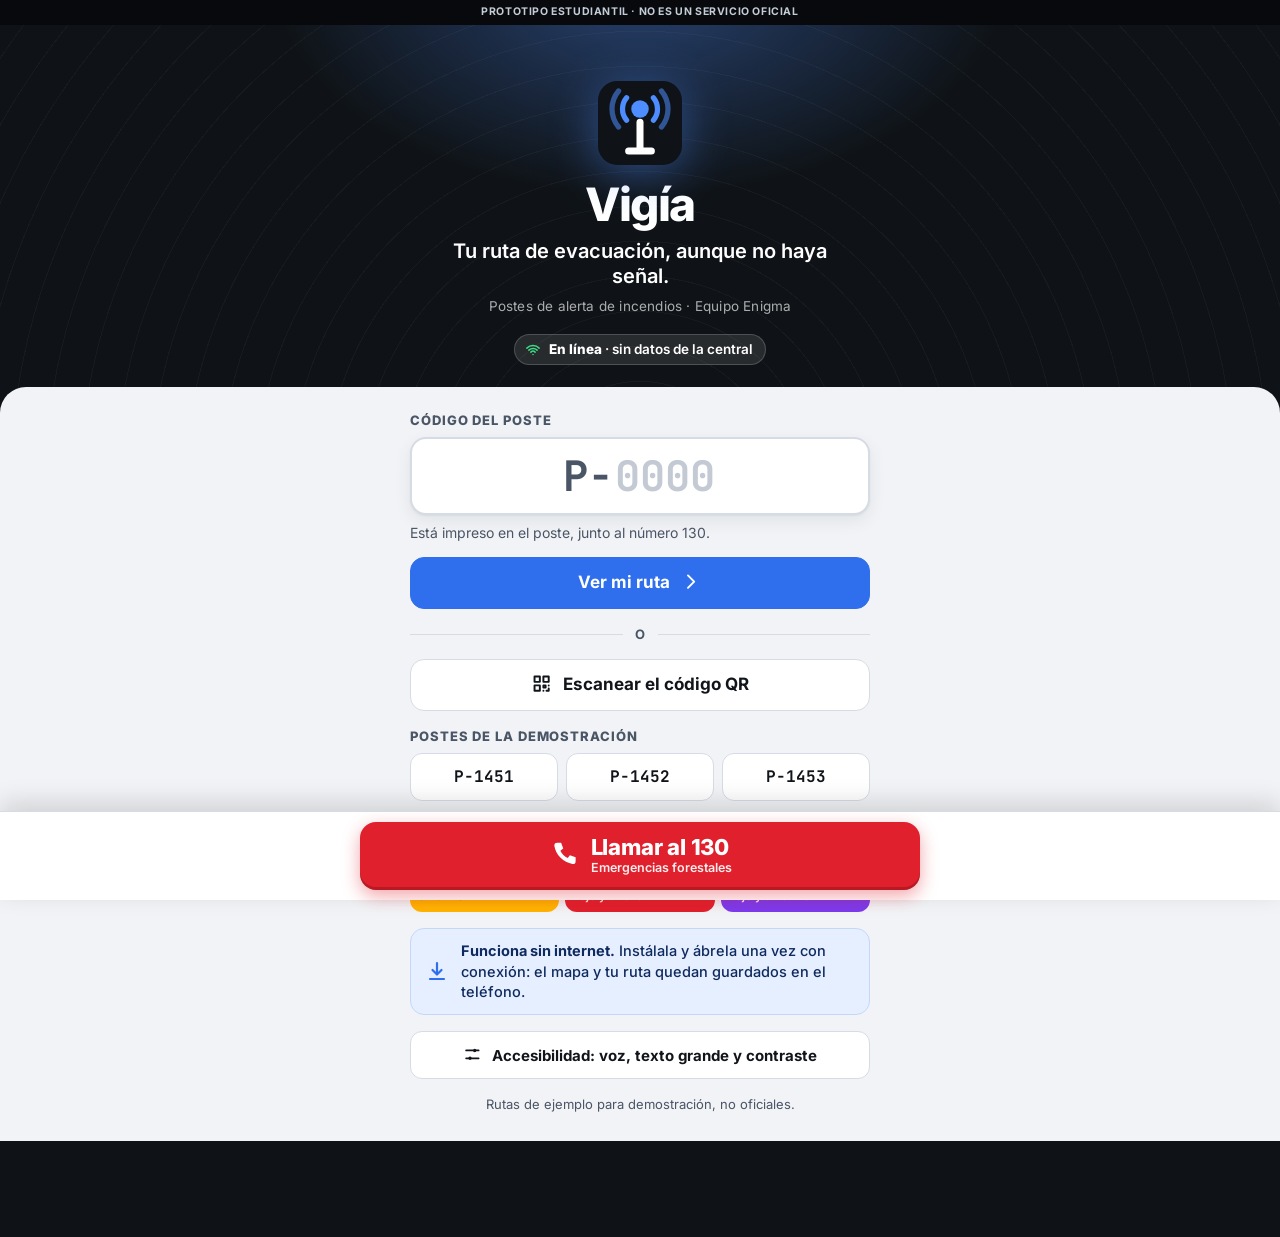
<file: index.html>
<!doctype html>
<html lang="es-CL">
<head>
<meta charset="utf-8">
<meta name="viewport" content="width=device-width, initial-scale=1, viewport-fit=cover">
<title>Vigía · Postes de Alerta</title>
<meta name="description" content="Tu ruta de evacuación y el estado de los postes de alerta de incendios. Funciona sin conexión.">
<meta name="theme-color" content="#0f1317">
<link rel="manifest" href="manifest.webmanifest">
<link rel="icon" href="icons/logo.svg" type="image/svg+xml">
<link rel="apple-touch-icon" href="icons/icon-192.png">
<link rel="preload" href="fonts/inter-latin-wght-normal.woff2" as="font" type="font/woff2" crossorigin>
<link rel="stylesheet" href="css/estilo.css">
</head>
<body class="vecino" data-tema="claro">

<div class="banda-proto">Prototipo estudiantil · no es un servicio oficial</div>
<div id="banda-sim" class="banda-sim" hidden><span>Simulación · datos de demostración</span></div>

<!-- Portada -->
<section id="entrada" class="portada" hidden>
  <div class="portada-cima">
    <span id="logo-portada"></span>
    <h1>Vigía</h1>
    <p class="lema">Tu ruta de evacuación, aunque no haya señal.</p>
    <p class="sublema">Postes de alerta de incendios · Equipo Enigma</p>
    <span id="pastilla-portada" class="pastilla" role="status" aria-live="polite"></span>
  </div>
  <div class="portada-hoja">
    <form id="form-codigo" autocomplete="off" novalidate>
      <label class="etiqueta" for="codigo">Código del poste</label>
      <div class="campo-codigo">
        <span aria-hidden="true">P-</span>
        <input id="codigo" inputmode="numeric" pattern="[0-9]*" maxlength="4" placeholder="0000" aria-label="Código del poste: cuatro números después de P guion" aria-describedby="ayuda-codigo">
      </div>
      <p id="ayuda-codigo" class="ayuda">Está impreso en el poste, junto al número 130.</p>
      <p id="error-codigo" class="error" role="alert" hidden></p>
      <button class="btn btn-primario btn-bloque" type="submit" style="margin-top:14px"><span>Ver mi ruta</span><span id="ico-entrar"></span></button>
    </form>
    <div class="separador">o</div>
    <div class="pila">
      <button id="btn-qr" class="btn btn-bloque" type="button"><span id="ico-qr"></span>Escanear el código QR</button>
      <div id="zona-qr" class="pila" hidden>
        <video id="camara" playsinline muted></video>
        <p id="estado-qr" class="sub">Apunta la cámara al código QR del poste.</p>
        <button id="btn-qr-cerrar" class="btn btn-chico" type="button">Cerrar cámara</button>
      </div>
    </div>
    <div>
      <span class="etiqueta">Postes de la demostración</span>
      <div id="lista-postes" class="demo-postes"></div>
    </div>
    <div>
      <span class="etiqueta">Los tres niveles de alerta</span>
      <ul id="niveles-mini" class="niveles-mini"></ul>
    </div>
    <p class="nota-offline"><span id="ico-offline"></span><span><strong>Funciona sin internet.</strong> Instálala y ábrela una vez con conexión: el mapa y tu ruta quedan guardados en el teléfono.</span></p>
    <button id="btn-ajustes2" class="btn btn-chico btn-bloque" type="button"><span id="ico-ajustes2"></span>Accesibilidad: voz, texto grande y contraste</button>
    <p class="nota">Rutas de ejemplo para demostración, no oficiales.</p>
  </div>
</section>

<!-- Pantalla del poste -->
<section id="poste" hidden>
  <header class="barra">
    <span class="marca"><span id="logo-barra"></span><b>Vigía</b></span>
    <span class="barra-der">
      <button id="btn-ajustes" class="btn-icono" type="button" aria-label="Accesibilidad: voz, texto grande y contraste"><span id="ico-ajustes"></span></button>
      <button id="btn-cambiar" class="chip-poste" type="button" aria-label="Cambiar de poste">
        <span><small>ESTÁS EN EL POSTE</small><b id="p-codigo">P-0000</b></span><span id="ico-cambiar"></span>
      </button>
    </span>
  </header>
  <div class="tira-con"><span id="pastilla" class="pastilla" role="status" aria-live="polite"></span></div>

  <div id="p-estado" class="heroe" data-e="x" role="status" aria-live="assertive"></div>

  <main class="contenido">
    <p id="p-aviso" class="aviso" hidden></p>
    <div class="col col-mapa">
      <div class="tarjeta mapa-caja">
        <div class="mapa-cab"><h2 id="mapa-titulo">Mapa del sector</h2></div>
        <svg id="mapa" class="mapa" role="img" aria-label="Mapa esquemático del sector con la ruta de evacuación"></svg>
        <div id="leyenda" class="leyenda"></div>
      </div>
    </div>
    <div class="col">
      <div class="tarjeta" id="p-ruta"></div>
      <div class="tarjeta" id="p-reporte">
        <h2 id="reporte-titulo">Avisar a la central</h2>
        <p class="sub">Un toque envía el aviso con el código de este poste. No reemplaza la llamada al 130.</p>
        <div class="reportes">
          <button class="btn btn-reporte" type="button" data-reporte="humo"><span data-ico="humo"></span>Veo humo</button>
          <button class="btn btn-reporte" type="button" data-reporte="fuego"><span data-ico="llama"></span>Veo fuego</button>
          <button class="btn btn-reporte btn-ancho" type="button" data-reporte="asalvo"><span data-ico="check"></span>Llegué al punto de encuentro</button>
          <button class="btn btn-reporte btn-ayuda" type="button" data-reporte="ayuda"><span data-ico="persona"></span><span>Necesito ayuda para salir<small>Para quien no puede evacuar solo. Es anónimo.</small></span></button>
        </div>
        <p id="reporte-msg" class="reporte-msg" role="status" aria-live="polite" hidden></p>
      </div>
      <div class="tarjeta" id="p-tiempo-caja" hidden>
        <h2 id="tiempo-titulo">Qué ha pasado</h2>
        <ul id="p-tiempo" class="tiempo"></ul>
      </div>
      <h2 class="titulo-seccion titulo-prep">Prepárate antes · funciona sin conexión</h2>
      <div id="p-preparacion" class="pila"></div>
      <button id="btn-ficha" class="btn btn-chico btn-bloque" type="button"><span id="ico-ficha"></span>Imprimir la ficha de mi poste</button>
      <p id="p-conexion" class="nota"></p>
      <p class="nota"><strong>Rutas de ejemplo para demostración, no oficiales.</strong><br>Proyecto universitario · Equipo Enigma</p>
    </div>
  </main>
</section>

<!-- Botón 130 fijo -->
<nav class="barra-130" aria-label="Llamada de emergencia">
  <div class="barra-130-in">
    <a id="p-llamar" class="btn-130" href="tel:130"><span id="ico-tel"></span><span><b>Llamar al 130</b><small>Emergencias forestales</small></span></a>
    <div id="p-dictar" class="dictar" hidden><small>Dicta el poste</small><b id="p-dictar-cod">P-0000</b></div>
  </div>
</nav>

<!-- Accesibilidad -->
<dialog id="dlg-ajustes" class="hoja-ajustes">
  <h2>Accesibilidad</h2>
  <div id="aj-lista" class="aj-lista"></div>
  <p id="aj-msg" class="sub" role="status"></p>
  <div class="aj-pie">
    <button id="btn-probar-voz" class="btn btn-chico" type="button">Probar la voz</button>
    <button id="btn-ajustes-cerrar" class="btn btn-chico btn-primario" type="button">Listo</button>
  </div>
</dialog>
<!-- Ficha del poste: solo se ve al imprimir -->
<section id="ficha" class="ficha" aria-hidden="true"></section>

<script src="lib/mqtt.min.js"></script>
<script src="config.js"></script>
<script src="datos.js"></script>
<script src="js/comun.js"></script>
<script src="js/ui.js"></script>
<script src="js/mapa.js"></script>
<script src="js/suscriptor.js"></script>
<script src="js/extras.js"></script>
<script src="js/vecino.js"></script>
</body>
</html>
</file>
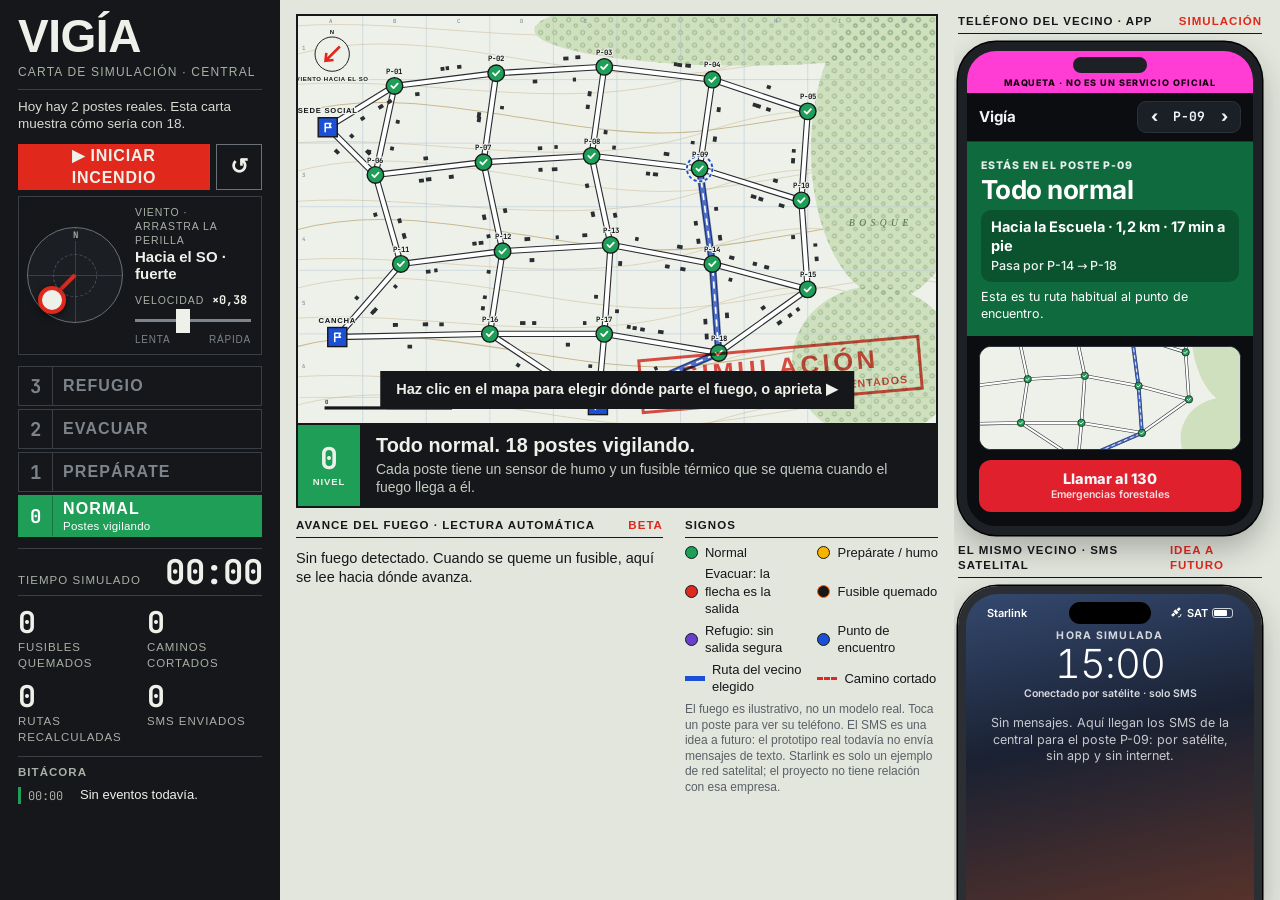
<file: demo/index.html>
<!doctype html>
<html lang="es-CL">
<head>
<meta charset="utf-8">
<meta name="viewport" content="width=device-width, initial-scale=1">
<title>Vigía · Carta de simulación</title>
<style>
/* Concepto: una carta topográfica de operaciones. La hoja (mapa) al centro, la consola de la Central
   como margen de tinta a la izquierda y el teléfono del vecino a la derecha. Esquinas rectas, sin tarjetas. */
@font-face { font-family: "JBM"; src: url("fonts/jetbrains-mono-latin-wght-normal.woff2") format("woff2"); font-weight: 100 800; font-display: swap; }
@font-face { font-family: "Inter"; src: url("fonts/inter-latin-wght-normal.woff2") format("woff2"); font-weight: 100 900; font-display: swap; }
:root {
  --papel: #eef1ea; --papel2: #e2e6dc; --tinta: #15171a; --tinta2: #5a6068; --regla: #b9c0b4;
  --verde: #1e9e57; --amarillo: #f4b400; --rojo: #e0281c; --morado: #6a3fd0; --azul: #1b4fd6; --fuego: #f26a1b;
  --rotulo: "Bahnschrift", "DIN Alternate", "Roboto Condensed", "Arial Narrow", sans-serif;
  --dato: "JBM", ui-monospace, Consolas, monospace;
  --app: "Inter", system-ui, "Segoe UI", sans-serif;
}
* { box-sizing: border-box; margin: 0; }
[hidden] { display: none !important; }
html, body { height: 100%; }
body { background: var(--papel2); color: var(--tinta); font: 15px/1.35 var(--rotulo); display: grid; grid-template-columns: 280px minmax(0, 1fr) 326px; overflow: hidden; }
button { font: inherit; color: inherit; cursor: pointer; border-radius: 0; }
button:focus-visible { outline: 3px solid var(--azul); outline-offset: 2px; }
.cond { font-stretch: 78%; letter-spacing: .09em; text-transform: uppercase; }

/* ---------- Consola de la Central (margen de tinta) ---------- */
.consola { background: var(--tinta); color: var(--papel); display: flex; flex-direction: column; min-height: 0; padding: 16px 18px 12px; gap: 11px; }
.cart b { display: block; font-size: 46px; font-weight: 700; line-height: .9; letter-spacing: -.01em; font-stretch: 80%; }
.cart span { display: block; margin-top: 7px; font-size: 12px; color: #a9b0a6; font-stretch: 78%; letter-spacing: .1em; text-transform: uppercase; }
.cart em { display: block; font-style: normal; margin-top: 8px; font-size: 13.5px; line-height: 1.3; color: #d6dbd2; border-top: 1px solid #3a3f45; padding-top: 8px; }

.mandos { display: grid; gap: 6px; }
.mandos button { background: none; border: 1.5px solid #6b7178; color: var(--papel); min-height: 38px; padding: 0 12px; font-weight: 600; font-size: 14px; font-stretch: 85%; letter-spacing: .05em; text-transform: uppercase; }
.mandos button:hover { border-color: var(--papel); }
.mandos .ppal { background: var(--rojo); border-color: var(--rojo); min-height: 46px; font-size: 16px; }
.mandos .fila { display: grid; grid-template-columns: 1fr auto; gap: 6px; }
.mandos .cuadrado { width: 46px; min-height: 46px; padding: 0; font-size: 22px; letter-spacing: 0; }
.seg { display: flex; }
.seg button { border-left-width: 0; padding: 0 10px; font-family: var(--dato); letter-spacing: 0; }
.seg button:first-child { border-left-width: 1.5px; }
.seg button.on { background: var(--papel); color: var(--tinta); border-color: var(--papel); }

.panel-viento { display: grid; grid-template-columns: 96px minmax(0, 1fr); gap: 12px; align-items: center; border: 1.5px solid #3a3f45; padding: 8px 10px 8px 8px; }
.joy { position: relative; width: 96px; height: 96px; border-radius: 50%; border: 1.5px solid #6b7178; cursor: grab; touch-action: none; user-select: none;
  background: linear-gradient(#3a3f45, #3a3f45) center / 1px 100% no-repeat, linear-gradient(#3a3f45, #3a3f45) center / 100% 1px no-repeat, #1b1e22; }
.joy:active { cursor: grabbing; }
.joy:focus-visible { outline: 3px solid #7fa6ff; outline-offset: 3px; }
.joy::after { content: ""; position: absolute; inset: 27%; border: 1px dashed #4a5058; border-radius: 50%; pointer-events: none; }
.joy-n { position: absolute; top: 1px; left: 50%; transform: translateX(-50%); font: 700 9px var(--dato); color: #a9b0a6; background: #1b1e22; padding: 0 2px; pointer-events: none; }
.joy-linea { position: absolute; left: 50%; top: 50%; height: 4px; margin-top: -2px; background: var(--rojo); transform-origin: 0 50%; pointer-events: none; }
.joy-perilla { position: absolute; width: 28px; height: 28px; margin: -14px 0 0 -14px; border-radius: 50%; background: var(--papel); border: 4px solid var(--rojo); box-shadow: 0 2px 7px rgba(0,0,0,.55); pointer-events: none; }
.ajustes .cond { display: block; font-size: 10.5px; color: #a9b0a6; }
.ajustes .cond b { font: 700 12px var(--dato); color: var(--papel); letter-spacing: 0; margin-left: 4px; }
.ajustes .valor { font-size: 15px; font-weight: 700; line-height: 1.15; margin: 1px 0 9px; min-height: 1.15em; }
#vel { -webkit-appearance: none; appearance: none; display: block; width: 100%; height: 24px; margin: 1px 0 0; background: transparent; cursor: ew-resize; border-radius: 0; }
#vel::-webkit-slider-runnable-track { height: 3px; background: #7d848b; }
#vel::-webkit-slider-thumb { -webkit-appearance: none; width: 14px; height: 24px; margin-top: -10.5px; background: var(--papel); border: 0; border-radius: 0; }
#vel::-moz-range-track { height: 3px; background: #7d848b; }
#vel::-moz-range-thumb { width: 14px; height: 24px; background: var(--papel); border: 0; border-radius: 0; }
#vel:focus-visible { outline: 3px solid #7fa6ff; outline-offset: 2px; }
.extremos { display: flex; justify-content: space-between; font-size: 10px; color: #7d848b; font-stretch: 80%; letter-spacing: .08em; text-transform: uppercase; }
@media (max-height: 760px) { .cart em { display: none; } }

.mastil { list-style: none; padding: 0; display: grid; gap: 3px; }
.mastil li { display: grid; grid-template-columns: 34px 1fr; align-items: center; border: 1.5px solid #3a3f45; color: #7d848b; min-height: 40px; transition: background .3s, color .3s; }
.mastil li b { font: 700 19px var(--dato); text-align: center; border-right: 1.5px solid #3a3f45; align-self: stretch; display: flex; align-items: center; justify-content: center; }
.mastil li span { padding: 4px 10px; font-size: 16px; font-weight: 700; font-stretch: 82%; letter-spacing: .07em; line-height: 1.1; }
.mastil li small { display: none; font-size: 11.5px; font-weight: 400; letter-spacing: .02em; font-stretch: 90%; margin-top: 2px; }
.mastil li.on { color: #fff; border-color: transparent; }
.mastil li.on b { border-color: rgba(0,0,0,.25); }
.mastil li.on small { display: block; }
.mastil li.on[data-n="0"] { background: var(--verde); }
.mastil li.on[data-n="1"] { background: var(--amarillo); color: var(--tinta); }
.mastil li.on[data-n="2"] { background: var(--rojo); }
.mastil li.on[data-n="3"] { background: var(--morado); }

.reloj { display: flex; align-items: baseline; justify-content: space-between; border-top: 1px solid #3a3f45; border-bottom: 1px solid #3a3f45; padding: 6px 0; }
.reloj span { font-size: 11.5px; color: #a9b0a6; }
.reloj b { font: 700 34px/1 var(--dato); letter-spacing: -.02em; }
.cifras { display: grid; grid-template-columns: 1fr 1fr; gap: 10px 14px; }
.cifras div { display: flex; flex-direction: column; }
.cifras dd { font: 700 30px/1 var(--dato); letter-spacing: -.02em; font-variant-numeric: tabular-nums; }
.cifras dt { font-size: 11.5px; color: #a9b0a6; margin-top: 3px; font-stretch: 80%; letter-spacing: .08em; text-transform: uppercase; }
.cifras .sube dd { animation: sube .7s; }
@keyframes sube { 0% { color: #7fa6ff; transform: translateX(6px); } 100% { transform: none; } }

.bitacora { flex: 1; min-height: 60px; display: flex; flex-direction: column; border-top: 1px solid #3a3f45; padding-top: 8px; }
.bitacora h2 { font-size: 11.5px; font-weight: 600; color: #a9b0a6; margin-bottom: 6px; }
.bitacora ul { list-style: none; padding: 0; overflow: auto; flex: 1; display: grid; gap: 5px; align-content: start; scrollbar-width: thin; scrollbar-color: #4a5058 transparent; }
.bitacora li { display: grid; grid-template-columns: 44px 1fr; gap: 8px; font-size: 13px; line-height: 1.25; border-left: 3px solid var(--c, #555); padding-left: 7px; }
.bitacora time { font: 12px var(--dato); color: #a9b0a6; padding-top: 1px; }

/* ---------- La hoja ---------- */
.hoja { display: flex; flex-direction: column; align-items: center; min-width: 0; min-height: 0; padding: 14px 16px 12px; gap: 0; }
.marco { width: min(100%, calc((100vh - 214px) * 1.5625)); }
.mapa { position: relative; width: 100%; aspect-ratio: 1000 / 640; background: var(--papel); border: 2px solid var(--tinta); cursor: crosshair; overflow: hidden; }
.mapa > canvas, .mapa > svg { position: absolute; inset: 0; width: 100%; height: 100%; display: block; }
#fuego { filter: blur(3.5px); pointer-events: none; mix-blend-mode: multiply; }
#fondo { pointer-events: none; }
.sello { position: absolute; right: 2.2%; bottom: 5%; transform: rotate(-5deg); border: 3px solid var(--rojo); color: var(--rojo); padding: 5px 12px 4px; text-align: center; font-weight: 700; font-size: clamp(15px, 2vw, 26px); font-stretch: 78%; letter-spacing: .14em; line-height: 1; mix-blend-mode: multiply; opacity: .82; pointer-events: none; }
.sello small { display: block; font-size: .42em; letter-spacing: .1em; margin-top: 4px; font-weight: 600; }
.pista { position: absolute; left: 50%; bottom: 14px; transform: translateX(-50%); background: var(--tinta); color: var(--papel); padding: 9px 16px; font-size: 14.5px; font-weight: 600; white-space: nowrap; pointer-events: none; }

.pie { display: grid; grid-template-columns: auto 1fr; background: var(--tinta); color: var(--papel); border: 2px solid var(--tinta); border-top: 0; }
.pie .nivel { width: 62px; display: flex; flex-direction: column; align-items: center; justify-content: center; font: 700 30px/1 var(--dato); transition: background .3s; }
.pie .nivel small { font: 600 9.5px var(--rotulo); letter-spacing: .1em; margin-top: 3px; }
.pie .nivel[data-n="0"] { background: var(--verde); } .pie .nivel[data-n="1"] { background: var(--amarillo); color: var(--tinta); } .pie .nivel[data-n="2"] { background: var(--rojo); }
.pie .texto { padding: 9px 16px 10px; min-height: 68px; }
.pie .texto p:first-child { font-size: clamp(17px, 1.55vw, 23px); font-weight: 700; line-height: 1.15; }
.pie .texto p + p { font-size: 14px; color: #c5cbc1; margin-top: 3px; line-height: 1.3; }

.margen { width: 100%; display: grid; grid-template-columns: minmax(0, 1.45fr) minmax(0, 1fr); gap: 0 22px; padding-top: 10px; }
.margen h2 { font-size: 11.5px; font-weight: 700; border-bottom: 1.5px solid var(--tinta); padding-bottom: 3px; margin-bottom: 6px; display: flex; justify-content: space-between; }
.margen h2 i { font-style: normal; color: var(--rojo); }
.secuencia { list-style: none; padding: 0; display: flex; flex-wrap: wrap; gap: 3px 0; font: 700 13.5px var(--dato); }
.secuencia li + li::before { content: "→"; margin: 0 7px; color: var(--rojo); }
.secuencia li small { font-weight: 400; color: var(--tinta2); }
.lectura { font-size: 14.5px; line-height: 1.35; margin-top: 5px; }
.lectura b { font-weight: 700; }
.lectura span { color: var(--tinta2); }
.signos { display: grid; grid-template-columns: 1fr 1fr; gap: 4px 12px; font-size: 13px; }
.signos span { display: flex; align-items: center; gap: 7px; }
.signos i { width: 13px; height: 13px; border-radius: 50%; flex: none; border: 1.8px solid var(--tinta); }
.signos i.s-ruta { border: 0; border-radius: 0; height: 5px; width: 20px; background: var(--azul); }
.signos i.s-corte { border: 0; border-radius: 0; height: 0; width: 20px; border-top: 3px dashed var(--rojo); }
.nota { font-size: 12px; color: var(--tinta2); margin-top: 6px; line-height: 1.3; }

/* Rótulos del mapa */
.t-cod { font: 700 11.5px var(--dato); fill: #15171a; paint-order: stroke; stroke: #eef1ea; stroke-width: 3.5px; stroke-linejoin: round; }
.t-est { font: 700 9.5px var(--rotulo); letter-spacing: .9px; fill: #15171a; paint-order: stroke; stroke: #eef1ea; stroke-width: 3px; stroke-linejoin: round; }
.t-zona { font: italic 400 15px Georgia, "Times New Roman", serif; letter-spacing: 7px; fill: #4f7545; }
.t-seg { font: 700 12px var(--rotulo); letter-spacing: 1.2px; fill: #15171a; paint-order: stroke; stroke: #eef1ea; stroke-width: 4px; stroke-linejoin: round; }
.t-grilla { font: 500 9px var(--dato); fill: #7f93a8; }
.poste { cursor: pointer; }
.flujo { stroke-dasharray: 4 10; animation: correr .7s linear infinite; }
.ruta-mov { stroke-dasharray: 9 11; animation: correr2 .8s linear infinite; }
@keyframes correr { to { stroke-dashoffset: -14; } }
@keyframes correr2 { to { stroke-dashoffset: -20; } }
.pulso { transform-box: fill-box; transform-origin: center; animation: pulso 1.5s ease-out infinite; }
@keyframes pulso { 0% { transform: scale(1); opacity: .6; } 100% { transform: scale(2.5); opacity: 0; } }
.recien { animation: recien 1.2s ease-out; transform-box: fill-box; transform-origin: center; }
@keyframes recien { 0% { transform: scale(2); } 100% { transform: none; } }

/* ---------- Teléfono del vecino ---------- */
.vecino { display: flex; flex-direction: column; min-height: 0; padding: 14px 18px 12px 4px; gap: 8px; }
.vecino > p { font-size: 11.5px; font-weight: 700; display: flex; justify-content: space-between; border-bottom: 1.5px solid var(--tinta); padding-bottom: 3px; }
.vecino > p i { font-style: normal; color: var(--rojo); }
.tel { flex: 1; min-height: 0; background: #0b0d10; border: 9px solid #1d2126; border-radius: 38px; box-shadow: 0 0 0 1.5px #000, 0 14px 30px rgba(21,23,26,.28); overflow: hidden; display: flex; flex-direction: column; position: relative; color: #f2f4f7; font-family: var(--app); }
.tel::before { content: ""; position: absolute; top: 6px; left: 50%; width: 74px; height: 16px; margin-left: -37px; background: #1d2126; border-radius: 10px; z-index: 4; }
.tel-banda { background: #ff3dd4; color: #1a0016; font-size: 9px; font-weight: 800; letter-spacing: .1em; text-align: center; padding: 26px 4px 4px; }
.tel-barra { display: flex; align-items: center; gap: 8px; padding: 8px 12px; border-bottom: 1px solid #2a313a; }
.tel-barra b { font-size: 15px; }
.tel-barra .quien { margin-left: auto; display: flex; align-items: center; gap: 2px; background: #1b2027; border: 1px solid #2a313a; border-radius: 9px; padding: 2px 3px; }
.tel-barra .quien span { font: 700 13px var(--dato); padding: 0 4px; }
.tel-barra .quien button { background: none; border: 0; width: 26px; height: 26px; font-size: 16px; font-weight: 800; border-radius: 6px; color: #f2f4f7; }
.tel-barra .quien button:hover { background: #2a313a; }
.heroe { padding: 12px 14px 13px; color: #fff; transition: background .4s; }
.heroe[data-e="normal"] { background: #0f6b3e; } .heroe[data-e="preparate"], .heroe[data-e="humo"] { background: #a86f00; }
.heroe[data-e="evacuar"] { background: #e0202c; } .heroe[data-e="refugio"] { background: #5b34c4; } .heroe[data-e="fuego"] { background: #3a0d05; }
.heroe small { font-size: 10.5px; font-weight: 800; letter-spacing: .1em; text-transform: uppercase; opacity: .9; }
.heroe h3 { font-size: 26px; line-height: 1.05; letter-spacing: -.02em; margin: 2px 0 7px; }
.heroe .dest { background: rgba(0,0,0,.24); border-radius: 10px; padding: 8px 10px; font-size: 14.5px; font-weight: 700; line-height: 1.3; }
.heroe .dest span { display: block; font-weight: 500; font-size: 12.5px; opacity: .92; margin-top: 2px; }
.heroe p { font-size: 12.5px; margin-top: 7px; line-height: 1.35; }
.tel-mapa { position: relative; margin: 10px 12px 0; border-radius: 12px; overflow: hidden; border: 1px solid #2a313a; aspect-ratio: 280 / 178; background: var(--papel); flex: none; }
.tel-mapa > * { position: absolute; inset: 0; width: 100%; height: 100%; }
#mini-fuego { filter: blur(1.5px); mix-blend-mode: multiply; }
.pasos { list-style: none; padding: 9px 14px 0; display: grid; gap: 5px; font-size: 13px; overflow: hidden; }
.pasos li { display: grid; grid-template-columns: 20px 1fr; gap: 8px; align-items: start; line-height: 1.3; }
.pasos li b { width: 20px; height: 20px; border-radius: 50%; background: #2f6fed; font-size: 11.5px; display: flex; align-items: center; justify-content: center; }
.tel-pie { margin-top: auto; padding: 10px 12px 14px; }
.tel-pie div { background: #e0202c; border-radius: 12px; text-align: center; font-weight: 800; padding: 9px; font-size: 14.5px; }
.tel-pie div span { display: block; font-size: 10.5px; font-weight: 600; opacity: .9; }
.aviso-ruta { position: absolute; left: 12px; right: 12px; top: 92px; background: #2f6fed; color: #fff; border: 2px solid #fff; border-radius: 12px; padding: 9px 12px; font-size: 13.5px; font-weight: 800; box-shadow: 0 8px 24px rgba(0,0,0,.6); transform: translateY(-160%); opacity: 0; transition: transform .3s, opacity .3s; z-index: 3; pointer-events: none; }
.aviso-ruta span { display: block; font-weight: 500; font-size: 12px; }
.tel.ruta-nueva .aviso-ruta { transform: none; opacity: 1; }
.tel.ruta-nueva { animation: vibra .5s; }
@keyframes vibra { 0%, 100% { transform: none; } 20% { transform: translateX(-4px); } 40% { transform: translateX(4px); } 60% { transform: translateX(-3px); } 80% { transform: translateX(3px); } }

/* ---------- Segundo teléfono: pantalla de bloqueo que recibe los SMS de la central ---------- */
.vecino { padding-bottom: 0; overflow: hidden; }
.tel { flex: 1.55 1 0; }
.tel-mapa { flex: 1 1 auto; min-height: 104px; max-height: 190px; aspect-ratio: auto; }
.tel-mapa > canvas { object-fit: cover; }
@media (max-height: 1000px) { .pasos { display: none; } }
.ios { flex: 1 1 0; min-height: 236px; position: relative; border: 8px solid #2b2e33; border-bottom: 0; border-radius: 40px 40px 0 0; box-shadow: 0 0 0 1.5px #000, 0 14px 30px rgba(21,23,26,.28);
  background: linear-gradient(168deg, #34496f 0%, #1a2132 46%, #56322b 100%); color: #fff; font-family: var(--app); overflow: hidden; padding: 0 9px; }
.ios::before { content: ""; position: absolute; top: 8px; left: 50%; width: 82px; height: 22px; margin-left: -41px; background: #000; border-radius: 13px; }
.ios-estado { display: flex; justify-content: space-between; align-items: center; font-size: 11px; font-weight: 600; padding: 12px 12px 0; }
.ios-estado i { display: inline-block; width: 21px; height: 10px; border: 1.3px solid rgba(255,255,255,.75); border-radius: 3px; position: relative; }
.ios-estado i::after { content: ""; position: absolute; inset: 1.3px; right: 5px; background: #fff; border-radius: 1px; }
.ios-fecha { text-align: center; font-size: 10.5px; font-weight: 700; letter-spacing: .12em; opacity: .8; margin-top: 9px; }
.ios-hora { text-align: center; font-size: 40px; font-weight: 300; line-height: 1; letter-spacing: -.02em; font-variant-numeric: tabular-nums; margin-bottom: 3px; }
.ios-sat { text-align: center; font-size: 10.5px; font-weight: 600; opacity: .82; margin-bottom: 8px; }
.ios-der { display: inline-flex; align-items: center; gap: 4px; }
.notis { display: grid; gap: 6px; }
.noti { display: grid; grid-template-columns: 28px 1fr; gap: 9px; background: rgba(238,240,248,.2); backdrop-filter: blur(14px); -webkit-backdrop-filter: blur(14px); border-radius: 17px; padding: 8px 11px 9px 9px; }
.noti-ico { width: 28px; height: 28px; border-radius: 7px; background: #34c759; display: flex; align-items: center; justify-content: center; margin-top: 2px; }
.noti-cab { display: flex; justify-content: space-between; align-items: baseline; font-size: 12.5px; }
.noti-cab b { font-weight: 700; }
.noti-cab time { font-size: 11px; opacity: .72; }
.noti p { font-size: 13px; line-height: 1.27; margin-top: 1px; }
.noti small { display: block; font-size: 10px; opacity: .6; margin-top: 3px; }
.noti.nueva { animation: llega .5s cubic-bezier(.2, .9, .3, 1.25); }
@keyframes llega { from { transform: translateY(-28px) scale(.93); opacity: 0; } }
.notis-vacio { font-size: 12.5px; line-height: 1.35; text-align: center; opacity: .75; padding: 6px 14px; }
.ios.vibra { animation: vibra .5s; }

@media (max-width: 1100px) {
  body { display: block; overflow: auto; }
  .vecino { overflow: visible; padding-bottom: 16px; }
  .ios { flex: none; height: 400px; width: 100%; max-width: 360px; margin: 0 auto; }
  .consola { padding: 16px; } .bitacora ul { max-height: 180px; }
  .marco { width: 100%; } .margen { grid-template-columns: 1fr; gap: 12px; }
  .vecino { padding: 14px 16px; } .tel { max-width: 360px; width: 100%; margin: 0 auto; min-height: 640px; }
  .pista { white-space: normal; width: 86%; text-align: center; }
}
@media (prefers-reduced-motion: reduce) { *, *::before, *::after { animation: none !important; transition: none !important; } }
</style>
</head>
<body>
<aside class="consola" aria-label="Central">
  <div class="cart"><b>VIGÍA</b><span>Carta de simulación · Central</span><em>Hoy hay 2 postes reales. Esta carta muestra cómo sería con 18.</em></div>
  <div class="mandos">
    <div class="fila"><button id="btn-play" class="ppal" type="button">▶ Iniciar incendio</button><button id="btn-reset" class="cuadrado" type="button" title="Reiniciar (tecla R)" aria-label="Reiniciar">↺</button></div>
    <div class="panel-viento">
      <div class="joy" id="joy" role="slider" tabindex="0" aria-label="Viento: arrastra la perilla para cambiar la dirección y la fuerza"><span class="joy-n">N</span><i class="joy-linea" id="joy-linea"></i><b class="joy-perilla" id="joy-perilla"></b></div>
      <div class="ajustes">
        <p class="cond">Viento · arrastra la perilla</p>
        <p class="valor" id="viento-txt"></p>
        <label class="cond" for="vel">Velocidad <b id="vel-txt"></b></label>
        <input type="range" id="vel" min="0" max="100" step="1" value="40" aria-label="Velocidad de la simulación">
        <p class="extremos"><span>lenta</span><span>rápida</span></p>
      </div>
    </div>
  </div>
  <ol class="mastil" id="mastil" aria-label="Nivel del sector"></ol>
  <div class="reloj"><span class="cond">Tiempo simulado</span><b id="reloj">00:00</b></div>
  <dl class="cifras" id="cuentas"></dl>
  <div class="bitacora"><h2 class="cond">Bitácora</h2><ul id="linea"></ul></div>
</aside>

<main class="hoja" aria-label="Mapa en vivo">
  <div class="marco">
    <div class="mapa" id="mapa">
      <svg id="fondo" viewBox="0 0 1000 640" aria-hidden="true"></svg>
      <canvas id="fuego" width="1000" height="640"></canvas>
      <svg id="capa" viewBox="0 0 1000 640" role="img" aria-label="Mapa simulado con postes, fuego y rutas"></svg>
      <div class="sello">SIMULACIÓN<small>SECTOR, POSTES Y FUEGO INVENTADOS</small></div>
      <div class="pista" id="pista">Haz clic en el mapa para elegir dónde parte el fuego, o aprieta ▶</div>
    </div>
    <div class="pie" aria-live="polite"><div class="nivel" id="pie-nivel" data-n="0">0<small>NIVEL</small></div><div class="texto" id="narra"></div></div>
  </div>
  <div class="marco margen">
    <div><h2 class="cond">Avance del fuego · lectura automática <i>beta</i></h2><ol class="secuencia" id="quemados"></ol><p class="lectura" id="lectura"></p></div>
    <div><h2 class="cond">Signos</h2>
      <div class="signos">
        <span><i style="background:var(--verde)"></i>Normal</span><span><i style="background:var(--amarillo)"></i>Prepárate / humo</span>
        <span><i style="background:var(--rojo)"></i>Evacuar: la flecha es la salida</span><span><i style="background:var(--tinta);border-color:var(--fuego)"></i>Fusible quemado</span>
        <span><i style="background:var(--morado)"></i>Refugio: sin salida segura</span><span><i style="background:var(--azul)"></i>Punto de encuentro</span>
        <span><i class="s-ruta"></i>Ruta del vecino elegido</span><span><i class="s-corte"></i>Camino cortado</span>
      </div>
      <p class="nota">El fuego es ilustrativo, no un modelo real. Toca un poste para ver su teléfono. El SMS es una idea a futuro: el prototipo real todavía no envía mensajes de texto. Starlink es solo un ejemplo de red satelital; el proyecto no tiene relación con esa empresa.</p>
    </div>
  </div>
</main>

<aside class="vecino" aria-label="Teléfono del vecino">
  <p class="cond">Teléfono del vecino · app <i>simulación</i></p>
  <div class="tel" id="tel">
    <div class="tel-banda">MAQUETA · NO ES UN SERVICIO OFICIAL</div>
    <div class="tel-barra"><b>Vigía</b><div class="quien"><button type="button" id="ant" aria-label="Poste anterior">‹</button><span id="quien"></span><button type="button" id="sig" aria-label="Poste siguiente">›</button></div></div>
    <div class="aviso-ruta" role="status">Ruta actualizada<span id="aviso-det">El camino anterior se cortó.</span></div>
    <div id="heroe" class="heroe" data-e="normal"></div>
    <div class="tel-mapa"><canvas id="mini-fondo" width="560" height="356"></canvas><canvas id="mini-fuego" width="560" height="356"></canvas><svg id="mini" viewBox="0 0 280 178" preserveAspectRatio="xMidYMid slice"></svg></div>
    <ol class="pasos" id="pasos"></ol>
    <div class="tel-pie"><div>Llamar al 130<span>Emergencias forestales</span></div></div>
  </div>
  <p class="cond">El mismo vecino · SMS satelital <i>idea a futuro</i></p>
  <div class="ios" id="ios" aria-label="Teléfono bloqueado que recibe los SMS de la central">
    <div class="ios-estado"><span>Starlink</span><span class="ios-der"><svg viewBox="0 0 24 24" width="13" height="13" aria-hidden="true"><g transform="rotate(-45 11 11)" fill="#fff"><rect x="8.200" y="7" width="5.600" height="8" rx="1"/><rect x=".8" y="8.600" width="6" height="4.800"/><rect x="15.200" y="8.600" width="6" height="4.800"/></g><path d="M15.500 20.500a5 5 0 0 0 5-5" fill="none" stroke="#fff" stroke-width="1.700" stroke-linecap="round"/></svg>SAT<i></i></span></div>
    <p class="ios-fecha">HORA SIMULADA</p>
    <p class="ios-hora" id="ios-hora">15:00</p>
    <p class="ios-sat">Conectado por satélite · solo SMS</p>
    <div class="notis" id="notis" aria-live="polite"></div>
  </div>
</aside>

<script>
(function () {
"use strict";
/* ============ Datos inventados del sector ============ */
var W = 1000, H = 640, C = 16, GX = Math.ceil(W / C), GY = H / C;
var M_PX = 2.5;          // metros por unidad del mapa
var SEG_PASO = 15;       // segundos simulados por paso
var MS_PASO = 230;       // milisegundos reales por paso a velocidad ×1
var CAMINA = 75;         // metros por minuto a pie
var P_VIENTO = 0.424, P_CALMA = 0.05, K_VIENTO = 6.1, DURA = 10, R_HUMO = 115;   // con viento fuerte el fuego corre en una lengua; en calma avanza lento hacia todos lados
var TINTA = "#15171a", PAPEL = "#eef1ea", ROJO = "#e0281c", AZUL = "#1b4fd6";

var POSTES = [[1,150,110],[2,310,90],[3,480,80],[4,650,100],[5,800,150],[6,120,250],[7,290,230],[8,460,220],[9,630,240],[10,790,290],
  [11,160,390],[12,320,370],[13,490,360],[14,650,390],[15,800,430],[16,300,500],[17,480,500],[18,660,530]];
var SEGUROS = [{ id: "S1", nombre: "Cancha", x: 60, y: 505 }, { id: "S2", nombre: "Escuela", x: 470, y: 612 }, { id: "S3", nombre: "Sede social", x: 45, y: 175 }];
var ARISTAS = ["01-02","02-03","03-04","04-05","06-07","07-08","08-09","09-10","11-12","12-13","13-14","14-15","16-17","17-18",
  "01-06","06-11","02-07","07-12","12-16","03-08","08-13","13-17","04-09","09-14","14-18","05-10","10-15","15-18"]
  .map(function (s) { return ["P-" + s.slice(0, 2), "P-" + s.slice(3)]; })
  .concat([["S3","P-01"],["S3","P-06"],["S1","P-11"],["S1","P-16"],["S2","P-17"],["S2","P-16"],["S2","P-18"]]);
var BOSQUES = [{ cx: 930, cy: 210, rx: 125, ry: 235 }, { cx: 700, cy: 22, rx: 330, ry: 56 }, { cx: 905, cy: 545, rx: 130, ry: 120 }];
var FOCO_PREPARADO = [905, 105];
var VIENTOS = [["N",0,-1,"↑"],["NE",1,-1,"↗"],["E",1,0,"→"],["SE",1,1,"↘"],["S",0,1,"↓"],["SO",-1,1,"↙"],["O",-1,0,"←"],["NO",-1,-1,"↖"]]
  .map(function (v) { var l = Math.hypot(v[1], v[2]); return { n: v[0], dx: v[1] / l, dy: v[2] / l, f: v[3] }; });
var RUMBOS = ["el este", "el noreste", "el norte", "el noroeste", "el oeste", "el suroeste", "el sur", "el sureste"];

function $(id) { return document.getElementById(id); }
function esc(t) { return String(t).replace(/[&<>"]/g, function (c) { return { "&": "&amp;", "<": "&lt;", ">": "&gt;", '"': "&quot;" }[c]; }); }
function semilla(a) { return function () { a |= 0; a = a + 0x6D2B79F5 | 0; var t = Math.imul(a ^ a >>> 15, 1 | a); t = t + Math.imul(t ^ t >>> 7, 61 | t) ^ t; return ((t ^ t >>> 14) >>> 0) / 4294967296; }; }
function celda(x, y) { return Math.min(GY - 1, Math.max(0, Math.floor(y / C))) * GX + Math.min(GX - 1, Math.max(0, Math.floor(x / C))); }
function enBosque(x, y) { return BOSQUES.some(function (b) { var u = (x - b.cx) / b.rx, v = (y - b.cy) / b.ry; return u * u + v * v < 1; }); }
function lista(a) { return a.length < 2 ? a.join("") : a.slice(0, -1).join(", ") + " y " + a[a.length - 1]; }
function fDist(px) { var m = px * M_PX; return m < 1000 ? Math.round(m / 10) * 10 + " m" : (m / 1000).toFixed(1).replace(".", ",") + " km"; }
function fMin(px) { return Math.max(1, Math.round(px * M_PX / CAMINA)) + " min a pie"; }
function reloj(t) { var s = t * SEG_PASO, m = Math.floor(s / 60), r = s % 60; return (m < 10 ? "0" : "") + m + ":" + (r < 10 ? "0" : "") + r; }
function minutos(pasos) { return Math.max(1, Math.round(pasos * SEG_PASO / 60)); }

/* ============ Estado ============ */
var nodos, postes, seguros, aristas, combustible = new Float32Array(GX * GY);
var cel, edad, ardiendo, t, nivel, eventos, narr, rnd, viento = { dx: -0.7071, dy: 0.7071, f: 1, n: "SO" }, tEvacuar, tAviso;
var rutas = {}, cuenta = { rutas: 0, sms: 0 }, iosClave = "", sel = "P-09", corriendo = false, iniciado = false, terminado = false, vel = 1, sucio = true, focos = [];

(function () {
  var r = semilla(11);
  for (var y = 0; y < GY; y++) for (var x = 0; x < GX; x++) combustible[y * GX + x] = (enBosque(x * C + 8, y * C + 8) ? 1 : 0.42) * (0.85 + r() * 0.3);
})();

function reiniciar() {
  nodos = {}; postes = []; seguros = []; aristas = [];
  POSTES.forEach(function (a) { var p = { id: "P-" + (a[0] < 10 ? "0" : "") + a[0], x: a[1], y: a[2], tipo: "poste", humo: false, fuego: false, tHumo: 0, tFuego: 0, dist: 9999, cambio: 0, sms: [] }; nodos[p.id] = p; postes.push(p); });
  SEGUROS.forEach(function (s) { var n = { id: s.id, nombre: s.nombre, x: s.x, y: s.y, tipo: "seguro", malo: false }; nodos[n.id] = n; seguros.push(n); });
  ARISTAS.forEach(function (e) {
    var a = nodos[e[0]], b = nodos[e[1]], len = Math.hypot(a.x - b.x, a.y - b.y), n = Math.max(2, Math.round(len / 8)), ms = [];
    for (var i = 0; i <= n; i++) { var j = celda(a.x + (b.x - a.x) * i / n, a.y + (b.y - a.y) * i / n); if (ms.indexOf(j) < 0) ms.push(j); }
    aristas.push({ a: a, b: b, len: len, muestras: ms, cortada: false });
  });
  cel = new Uint8Array(GX * GY); edad = new Uint8Array(GX * GY); ardiendo = []; focos = [];
  t = 0; nivel = 0; eventos = []; rnd = semilla(7); tEvacuar = 0; tAviso = 0; cuenta = { rutas: 0, sms: 0 }; iosClave = "";
  corriendo = false; iniciado = false; terminado = false;
  narr = { titulo: "Todo normal. 18 postes vigilando.", detalle: "Cada poste tiene un sensor de humo y un fusible térmico que se quema cuando el fuego llega a él." };
  rutas = calcular(); postes.forEach(function (p) { p.ruta = rutaDe(p); p.clave = p.ruta ? p.ruta.ids.join(">") : ""; });
  $("pista").hidden = false; $("btn-play").textContent = "▶ Iniciar incendio";
  sucio = true; pintarTodo();
}

/* ============ Rutas: camino más corto que evita el fuego ============ */
function calcular() {
  var dist = {}, sig = {}, hecho = {}, ids = Object.keys(nodos);
  ids.forEach(function (k) { dist[k] = Infinity; });
  seguros.forEach(function (s) { if (!s.malo) dist[s.id] = 0; });
  for (;;) {
    var u = null, mejor = Infinity;
    ids.forEach(function (k) { if (!hecho[k] && dist[k] < mejor) { mejor = dist[k]; u = k; } });
    if (u === null) break;
    hecho[u] = 1;
    aristas.forEach(function (e) {
      if (e.cortada) return;
      var v = e.a.id === u ? e.b : (e.b.id === u ? e.a : null);
      if (!v || hecho[v.id] || v.tipo === "seguro") return;
      var w = e.len * (1 + ((nodos[u].humo || v.humo) ? 2.5 : 0));   // pasar por humo cuesta más
      if (dist[u] + w < dist[v.id]) { dist[v.id] = dist[u] + w; sig[v.id] = u; }
    });
  }
  return { dist: dist, sig: sig };
}
function rutaDe(p) {
  if (p.fuego) return null;
  var ids = [p.id], k = p.id, largo = 0, n = 0;
  while (rutas.sig[k] && n++ < 40) { var s = rutas.sig[k]; largo += Math.hypot(nodos[k].x - nodos[s].x, nodos[k].y - nodos[s].y); k = s; ids.push(k); }
  return nodos[k].tipo === "seguro" && ids.length > 1 ? { ids: ids, largo: largo, destino: nodos[k] } : null;
}
function estadoDe(p) {
  if (p.fuego) return "fuego";
  if (nivel === 0) return "normal";
  if (nivel === 1) return p.humo ? "humo" : "preparate";
  return p.ruta ? "evacuar" : "refugio";
}

/* ============ Fuego ============ */
function encender(x, y) {
  var cx = Math.floor(x / C), cy = Math.floor(y / C);
  for (var dy = -1; dy <= 1; dy++) for (var dx = -1; dx <= 1; dx++) {
    var nx = cx + dx, ny = cy + dy; if (nx < 0 || ny < 0 || nx >= GX || ny >= GY) continue;
    var j = ny * GX + nx; if (cel[j] === 0) { cel[j] = 1; edad[j] = 0; ardiendo.push(j); }
  }
  focos.push([x, y]);
}
function ev(color, texto) { eventos.unshift({ t: t, c: color, texto: texto }); if (eventos.length > 60) eventos.pop(); }

function paso() {
  t++;
  var sigue = [], nuevos = [], i, k, pBase = P_CALMA + (P_VIENTO - P_CALMA) * viento.f, kV = K_VIENTO * viento.f;
  for (k = 0; k < ardiendo.length; k++) {
    i = ardiendo[k]; var x = i % GX, y = (i / GX) | 0;
    for (var dy = -1; dy <= 1; dy++) for (var dx = -1; dx <= 1; dx++) {
      if (!dx && !dy) continue;
      var nx = x + dx, ny = y + dy; if (nx < 0 || ny < 0 || nx >= GX || ny >= GY) continue;
      var j = ny * GX + nx; if (cel[j] !== 0) continue;
      var diag = dx && dy, cos = (dx * viento.dx + dy * viento.dy) * (diag ? 0.7071 : 1);
      if (rnd() < pBase * combustible[j] * Math.exp(kV * (cos - 1)) * (diag ? 0.75 : 1)) { cel[j] = 1; edad[j] = 0; nuevos.push(j); }
    }
    if (++edad[i] >= DURA) cel[i] = 2; else sigue.push(i);
  }
  ardiendo = sigue.concat(nuevos);

  // Sensores de cada poste
  var nHumo = [], nFuego = [], cambio = false;
  postes.forEach(function (p) {
    if (p.fuego) return;
    if (cel[celda(p.x, p.y)] !== 0) { p.fuego = true; p.tFuego = t; if (!p.humo) { p.humo = true; p.tHumo = t; } nFuego.push(p); cambio = true; return; }
    var dMin = 9999, dEf = 9999;
    for (var q = 0; q < ardiendo.length; q++) {
      var c = ardiendo[q], fx = (c % GX) * C + 8, fy = ((c / GX) | 0) * C + 8, vx = p.x - fx, vy = p.y - fy, d = Math.hypot(vx, vy);
      if (d < dMin) dMin = d;
      var e = d * (1 - 0.35 * viento.f * ((vx * viento.dx + vy * viento.dy) / (d || 1)));   // el humo viaja con el viento
      if (e < dEf) dEf = e;
    }
    p.dist = dMin;
    if (!p.humo && dEf < R_HUMO) { p.humo = true; p.tHumo = t; nHumo.push(p); cambio = true; }
  });
  // Caminos y puntos de encuentro
  var cortes = [];
  aristas.forEach(function (e) {
    if (e.cortada) return;
    for (var m = 0; m < e.muestras.length; m++) if (cel[e.muestras[m]] !== 0) { e.cortada = true; cortes.push(e); cambio = true; break; }
  });
  var malos = [];
  seguros.forEach(function (s) {
    if (s.malo) return;
    var cerca = cel[celda(s.x, s.y)] !== 0;
    for (var q = 0; !cerca && q < ardiendo.length; q++) { var c = ardiendo[q]; if (Math.hypot(s.x - ((c % GX) * C + 8), s.y - (((c / GX) | 0) * C + 8)) < 55) cerca = true; }
    if (cerca) { s.malo = true; malos.push(s); cambio = true; }
  });

  // Niveles: un indicio = PREPÁRATE; segundo indicio o fusible = EVACUAR
  var indicios = postes.filter(function (p) { return p.humo; }).length, hayFuego = postes.some(function (p) { return p.fuego; });
  var subioA2 = false, subioA1 = false;
  nHumo.forEach(function (p) { ev("#f4b400", "Humo detectado en " + p.id); });
  if (nivel === 0 && indicios >= 1) {
    nivel = 1; subioA1 = true; tAviso = t; var p0 = nHumo[0] || nFuego[0];
    narr = { titulo: "El poste " + p0.id + " detectó humo.", detalle: "Primer indicio: todo el sector pasa a PREPÁRATE. Todavía no se evacúa." };
    ev("#f4b400", "Sector en PREPÁRATE");
  }
  nFuego.forEach(function (p) { ev("#f26a1b", "Fusible quemado en " + p.id + ": el fuego llegó a ese poste"); });
  if (nivel === 1 && (indicios >= 2 || hayFuego) && (t > tAviso || hayFuego)) {
    nivel = 2; tEvacuar = t; subioA2 = true;
    var p2 = nFuego[0] || nHumo[nHumo.length - 1];
    narr = { titulo: "Segundo indicio en " + p2.id + ": el sector pasa a EVACUAR.", detalle: "Cada poste calcula su salida más corta que no pase por el fuego, y el teléfono la muestra." };
    ev("#e0281c", "Sector en EVACUAR: cada poste muestra su ruta");
  } else if (nFuego.length) {
    narr = { titulo: "El fuego llegó a " + lista(nFuego.map(function (p) { return p.id; })) + ".", detalle: "Se quemó su fusible térmico. Los caminos que pasan por ahí quedan cortados." };
  }
  cortes.forEach(function (e) { if (e.a.tipo === "poste" && e.b.tipo === "poste" && !e.a.fuego && !e.b.fuego) ev("#e0281c", "Camino " + e.a.id + " – " + e.b.id + " cortado por el fuego"); });
  malos.forEach(function (s) {
    ev("#e0281c", "Punto de encuentro " + s.nombre + " ya no es seguro");
    narr = { titulo: "La " + s.nombre + " ya no es segura.", detalle: "Se saca como destino y los postes que iban hacia allá cambian de punto de encuentro." };
  });

  // Recalcular rutas
  if (cambio) {
    rutas = calcular();
    var cambiadas = [], sinSalida = [];
    postes.forEach(function (p) {
      var antes = p.clave, tenia = !!p.ruta;
      p.ruta = rutaDe(p); p.clave = p.ruta ? p.ruta.ids.join(">") : "";
      if (p.fuego || nivel < 2 || subioA2) return;
      if (p.clave !== antes) { if (p.ruta) { cambiadas.push(p); p.cambio = performance.now(); } else if (tenia) sinSalida.push(p); }
    });
    if (cambiadas.length) {
      cuenta.rutas += cambiadas.length; cuenta.subio = performance.now();
      var nombres = cambiadas.map(function (p) { return p.id; });
      ev("#5b8cff", (cambiadas.length === 1 ? "Ruta recalculada para " : cambiadas.length + " rutas recalculadas: ") + lista(nombres.slice(0, 4)) + (nombres.length > 4 ? " y " + (nombres.length - 4) + " más" : ""));
      if (!nFuego.length && !malos.length) narr = { titulo: cambiadas.length === 1 ? "La ruta de " + nombres[0] + " cambió sola." : cambiadas.length + " rutas cambiaron solas.",
        detalle: "El fuego cortó un camino. La central les manda un SMS y los postes ya muestran la nueva salida: " + lista(nombres.slice(0, 4)) + (nombres.length > 4 ? " y otros" : "") + "." };
      if (nombres.indexOf(sel) >= 0) avisarTelefono(nodos[sel]);
    }
    sinSalida.forEach(function (p) {
      ev("#9a7bf0", p.id + " quedó sin salida segura: orden de REFUGIO para ese poste");
      narr = { titulo: p.id + " quedó sin salida segura.", detalle: "Todos sus caminos pasan por el fuego. La orden para ese poste cambia a REFUGIO." };
    });
    sucio = true;
  }
  // SMS de la central: un mensaje por poste cada vez que cambia lo que ese poste debe hacer
  var lote = { fuego: 0, preparate: 0, evacuar: 0, refugio: 0, cambio: 0 };
  nFuego.forEach(function (p) { enviarSms(p, "fuego"); lote.fuego++; });
  if (subioA2) postes.forEach(function (p) { if (!p.fuego) { var tp = p.ruta ? "evacuar" : "refugio"; enviarSms(p, tp); lote[tp]++; } });
  else if (subioA1) postes.forEach(function (p) { if (!p.fuego) { enviarSms(p, "preparate", p0.id); lote.preparate++; } });
  (cambiadas || []).forEach(function (p) { enviarSms(p, "cambio"); lote.cambio++; });
  (sinSalida || []).forEach(function (p) { enviarSms(p, "refugio"); lote.refugio++; });
  if (lote.preparate) ev("#34c759", "SMS a " + nPostes(lote.preparate) + ": prepárate");
  if (lote.evacuar) ev("#34c759", "SMS a " + nPostes(lote.evacuar) + ": evacuar, con la vía de cada uno");
  if (lote.cambio) ev("#34c759", "SMS a " + nPostes(lote.cambio) + ": cambio de vía");
  if (lote.refugio) ev("#34c759", "SMS a " + nPostes(lote.refugio) + ": refugiarse");
  if (lote.fuego + lote.preparate + lote.evacuar + lote.cambio + lote.refugio) sucio = true;

  // Si el poste del teléfono se quemó, pasar al vecino más cercano que sigue en pie
  var ps = nodos[sel];
  if (ps.fuego && t - ps.tFuego === 18) {
    var cand = postes.filter(function (p) { return !p.fuego; }).sort(function (a, b) { return Math.hypot(a.x - ps.x, a.y - ps.y) - Math.hypot(b.x - ps.x, b.y - ps.y); })[0];
    if (cand) { sel = cand.id; sucio = true; }
  }
  if (!ardiendo.length && iniciado) {
    corriendo = false; terminado = true; $("btn-play").textContent = "▶ Repetir";
    var q = postes.filter(function (p) { return p.fuego; }).length;
    narr = { titulo: "El fuego salió del sector. Fin de la simulación.", detalle: "Alcanzó " + q + " de 18 postes y se recalcularon " + cuenta.rutas + " rutas sin intervención de nadie." };
    ev("#1e9e57", "Fin de la simulación"); sucio = true;
  }
  if (t % 4 === 0) sucio = true;
}

/* ============ SMS (idea a futuro): texto corto, sin tildes, para que quepa en 160 caracteres ============ */
function sinTildes(x) { return x.replace(/[áéíóúÁÉÍÓÚ]/g, function (c) { return "aeiouAEIOU".charAt("áéíóúÁÉÍÓÚ".indexOf(c)); }); }
function nPostes(n) { return n + (n === 1 ? " poste" : " postes"); }
function viaSms(p, corto) {
  var inter = p.ruta.ids.slice(1, -1);
  var por = !inter.length ? "directo" : "por " + (inter.length > 3 ? inter.slice(0, 2).join(", ") + " y " + (inter.length - 2) + " postes mas" : lista(inter));
  return "hacia la " + p.ruta.destino.nombre + " " + por + " (" + fDist(p.ruta.largo) + (corto ? "" : ", " + fMin(p.ruta.largo)) + ")";
}
function enviarSms(p, tipo, origen, corto) {
  var x;
  if (tipo === "preparate") x = "VIGIA: PREPARATE. Humo detectado en " + origen + ". Poste " + p.id + ": alista tu mochila. Aun no se evacua." + (p.ruta ? " Tu via: " + viaSms(p, corto) + "." : "");
  else if (tipo === "evacuar") x = "VIGIA: EVACUA AHORA. Poste " + p.id + ": sal " + viaSms(p, corto) + ". No vuelvas por tus cosas. Emergencias: 130.";
  else if (tipo === "cambio") x = "VIGIA: CAMBIO DE VIA. El fuego corto tu camino. Poste " + p.id + ": ahora sal " + viaSms(p, corto) + ".";
  else if (tipo === "refugio") x = "VIGIA: REFUGIATE. Poste " + p.id + ": el fuego corto todas tus salidas. No salgas a los caminos. Llama al 130.";
  else x = "VIGIA: el fuego llego al poste " + p.id + ". Si sigues cerca, alejate ya y llama al 130.";
  if (x.length > 160 && !corto) return enviarSms(p, tipo, origen, true);   // un SMS no pasa de 160 caracteres
  p.sms.push({ t: t, real: performance.now(), tipo: tipo, texto: sinTildes(x).slice(0, 160) });
  cuenta.sms++; cuenta.smsSubio = performance.now();
}
var ICO_SMS = '<svg viewBox="0 0 24 24" width="18" height="18" aria-hidden="true"><path d="M12 4.500c-4.700 0-8.500 3-8.500 6.800 0 2.100 1.200 4 3.100 5.200l-.9 3 3.500-1.700c.9.200 1.800.3 2.800.3 4.700 0 8.500-3 8.500-6.800s-3.800-6.800-8.500-6.800z" fill="#fff"/></svg>';
var tVibra = 0;
function pintarIos() {
  var p = nodos[sel], m = Math.floor(t * SEG_PASO / 60), mm = m % 60, ahora = performance.now();
  $("ios-hora").textContent = (15 + Math.floor(m / 60)) + ":" + (mm < 10 ? "0" : "") + mm;
  var clave = sel + "|" + p.sms.length;
  if (clave !== iosClave) {
    iosClave = clave;
    var fresco = p.sms.length && ahora - p.sms[p.sms.length - 1].real < 900;
    $("notis").innerHTML = p.sms.length ? p.sms.slice().reverse().slice(0, 5).map(function (x, i) {
      return '<div class="noti' + (i === 0 && fresco ? " nueva" : "") + '"><span class="noti-ico">' + ICO_SMS + '</span><div><div class="noti-cab"><b>VIGÍA · Central</b><time data-t="' + x.t + '"></time></div><p>' + esc(x.texto) +
        "</p><small>SMS al poste " + p.id + " · " + x.texto.length + " de 160 caracteres</small></div></div>";
    }).join("") : '<p class="notis-vacio">Sin mensajes. Aquí llegan los SMS de la central para el poste ' + p.id + ": por satélite, sin app y sin internet.</p>";
    if (fresco) { $("ios").classList.remove("vibra"); void $("ios").offsetWidth; $("ios").classList.add("vibra"); clearTimeout(tVibra); tVibra = setTimeout(function () { $("ios").classList.remove("vibra"); }, 600); }
  }
  [].forEach.call($("notis").querySelectorAll("time"), function (el) { var d = t - +el.getAttribute("data-t"); el.textContent = d < 4 ? "ahora" : "hace " + minutos(d) + " min"; });
}

var temporizador = 0;
function avisarTelefono(p) {
  $("aviso-det").textContent = p.ruta ? "Ahora hacia la " + p.ruta.destino.nombre + ". El camino anterior se cortó." : "El camino anterior se cortó.";
  $("tel").classList.remove("ruta-nueva"); void $("tel").offsetWidth; $("tel").classList.add("ruta-nueva");
  clearTimeout(temporizador); temporizador = setTimeout(function () { $("tel").classList.remove("ruta-nueva"); }, 3200);
}

/* ============ Dibujo ============ */
var ICO = {
  llama: '<path d="M0,-7c1,3.200 4,4.500 4,8.200a4,4 0 0 1-8,0c0,-1.600 .8,-2.500 1.600,-3.300 0,1.600 .8,2.400 1.600,2.400 0,-3.200 -.8,-4.900 .8,-7.300z" fill="#ff8a2e"/>',
  flecha: '<path d="M-6,0h10M0,-5l5.500,5l-5.500,5" fill="none" stroke="#fff" stroke-width="2.800" stroke-linecap="round" stroke-linejoin="round"/>',
  casa: '<path d="M-6,0l6,-5.500l6,5.500v6h-12z" fill="#fff"/>',
  check: '<path d="M-5,0l3.500,3.500l6.500,-7" fill="none" stroke="#fff" stroke-width="2.800" stroke-linecap="round" stroke-linejoin="round"/>',
  alerta: '<path d="M0,-6v6.500M0,4.500v.5" stroke="#15171a" stroke-width="3" stroke-linecap="round"/>',
  bandera: '<path d="M-4,7v-13h9l-2,3.200l2,3.200h-9" fill="none" stroke="#fff" stroke-width="2.400" stroke-linecap="round" stroke-linejoin="round"/>',
  equis: '<path d="M-4,-4l8,8M4,-4l-8,8" stroke="#fff" stroke-width="2.800" stroke-linecap="round"/>'
};
function pts(ids) { return ids.map(function (k) { return nodos[k].x + "," + nodos[k].y; }).join(" "); }

function caminosSvg() {
  var h = "";
  aristas.forEach(function (e) { h += '<line x1="' + e.a.x + '" y1="' + e.a.y + '" x2="' + e.b.x + '" y2="' + e.b.y + '" stroke="#2a2d31" stroke-width="10" stroke-linecap="round"/>'; });
  aristas.forEach(function (e) { h += '<line x1="' + e.a.x + '" y1="' + e.a.y + '" x2="' + e.b.x + '" y2="' + e.b.y + '" stroke="#ffffff" stroke-width="6.500" stroke-linecap="round"/>'; });
  return h;
}
function fondoSvg() {
  var h = '<defs><pattern id="arb" width="22" height="20" patternUnits="userSpaceOnUse"><g fill="none" stroke="#7fa172" stroke-width="1.200"><circle cx="6" cy="6" r="3.200"/><circle cx="17" cy="15" r="2.600"/></g></pattern></defs>';
  h += '<rect width="1000" height="640" fill="' + PAPEL + '"/>';
  var i;
  for (i = 0; i < 16; i++) { var y = -30 + i * 46, d = i % 2 ? 24 : -20; h += '<path d="M-10,' + y + " C200," + (y - 40 + d) + " 430," + (y + 52) + " 640," + (y + 6 - d) + " S900," + (y - 30) + " 1010," + (y + 10 + d) + '" fill="none" stroke="#c9b991" stroke-width="' + (i % 4 === 0 ? 1.7 : 0.8) + '"/>'; }
  var m = BOSQUES.map(function (b) { return '<ellipse cx="' + b.cx + '" cy="' + b.cy + '" rx="' + b.rx + '" ry="' + b.ry + '"/>'; }).join("");
  h += '<g fill="#cfe0bf">' + m + '</g><g fill="url(#arb)">' + m + "</g>";
  for (i = 1; i < 10; i++) h += '<line x1="' + i * 100 + '" y1="0" x2="' + i * 100 + '" y2="640" stroke="#a9bfd3" stroke-width=".7"/><text x="' + (i * 100 - 50) + '" y="11" text-anchor="middle" class="t-grilla">' + "ABCDEFGHIJ".charAt(i - 1) + "</text>";
  h += '<text x="950" y="11" text-anchor="middle" class="t-grilla">J</text>';
  for (i = 1; i < 7; i++) h += '<line x1="0" y1="' + i * 100 + '" x2="1000" y2="' + i * 100 + '" stroke="#a9bfd3" stroke-width=".7"/><text x="5" y="' + (i * 100 - 46) + '" class="t-grilla">' + i + "</text>";
  h += '<text x="915" y="330" text-anchor="middle" class="t-zona">BOSQUE</text>';
  h += caminosSvg();
  var r = semilla(3);
  aristas.forEach(function (e) {
    var n = e.len > 150 ? 4 : 3, ux = (e.b.x - e.a.x) / e.len, uy = (e.b.y - e.a.y) / e.len, ang = Math.atan2(uy, ux) * 180 / Math.PI;
    for (var k = 0; k < n; k++) {
      var f = 0.16 + r() * 0.68, lado = r() < 0.5 ? -1 : 1, x = e.a.x + (e.b.x - e.a.x) * f - uy * 17 * lado, y = e.a.y + (e.b.y - e.a.y) * f + ux * 17 * lado;
      if (enBosque(x, y) || x < 14 || y < 18 || x > 986 || y > 626) continue;
      h += '<rect x="-3.500" y="-3" width="' + (5 + r() * 4).toFixed(1) + '" height="6" fill="#2a2d31" transform="translate(' + x.toFixed(0) + "," + y.toFixed(0) + ") rotate(" + ang.toFixed(0) + ')"/>';
    }
  });
  h += '<g transform="translate(40,618)"><rect x="0" y="-4" width="100" height="5" fill="#15171a"/><rect x="100" y="-4" width="100" height="5" fill="#fff" stroke="#15171a" stroke-width="1"/>' +
    '<text x="0" y="-8" class="t-grilla" style="fill:#15171a">0</text><text x="100" y="-8" text-anchor="middle" class="t-grilla" style="fill:#15171a">250</text><text x="200" y="-8" text-anchor="middle" class="t-grilla" style="fill:#15171a">500 m</text></g>';
  return h;
}

var COL = { normal: "#1e9e57", preparate: "#f4b400", humo: "#f4b400", evacuar: "#e0281c", refugio: "#6a3fd0", fuego: "#15171a" };
function posteSvg(p, chico) {
  var e = estadoDe(p), g = '<g class="poste" data-poste="' + p.id + '" transform="translate(' + p.x + "," + p.y + ')">';
  var r = chico ? 11 : 13, ahora = performance.now();
  if (!chico && e !== "normal" && e !== "fuego" && p.humo) g += '<circle r="' + r + '" fill="#f26a1b" class="pulso"/>';
  if (p.id === sel) g += '<circle r="' + (r + 7) + '" fill="none" stroke="' + PAPEL + '" stroke-width="5"/><circle r="' + (r + 7) + '" fill="none" stroke="' + AZUL + '" stroke-width="3" stroke-dasharray="5 4"/>';
  g += '<circle r="' + r + '" fill="' + COL[e] + '" stroke="' + (e === "fuego" ? "#f26a1b" : TINTA) + '" stroke-width="2.200"' + (!chico && p.cambio && ahora - p.cambio < 1300 ? ' class="recien"' : "") + "/>";
  if (e === "evacuar") { var s = nodos[p.ruta.ids[1]]; g += '<g transform="rotate(' + (Math.atan2(s.y - p.y, s.x - p.x) * 180 / Math.PI).toFixed(0) + ')">' + ICO.flecha + "</g>"; }
  else if (e === "fuego") g += ICO.llama;
  else if (e === "refugio") g += ICO.casa;
  else if (e === "normal") g += ICO.check;
  else g += ICO.alerta;
  if (!chico || p.id === sel) {
    g += '<text y="' + (-r - 6) + '" text-anchor="middle" class="t-cod">' + p.id + "</text>";
    if (!chico) { var et = e === "fuego" ? "FUEGO" : e === "refugio" ? "REFUGIO" : (p.humo && e !== "normal" ? "HUMO" : ""); if (et) g += '<text y="' + (r + 13) + '" text-anchor="middle" class="t-est">' + et + "</text>"; }
  }
  return g + "</g>";
}
function seguroSvg(s) {
  return '<g transform="translate(' + s.x + "," + s.y + ')"><rect x="-15" y="-15" width="30" height="30" fill="' + (s.malo ? "#8a9099" : AZUL) + '" stroke="' + TINTA + '" stroke-width="2.200"/>' + (s.malo ? ICO.equis : ICO.bandera) +
    '<text y="-22" text-anchor="middle" class="t-seg">' + esc(s.nombre.toUpperCase()) + (s.malo ? " · NO SEGURA" : "") + "</text></g>";
}
function dinamicoSvg(mini) {
  var h = "", ps = nodos[sel];
  aristas.forEach(function (e) {
    if (!e.cortada) return;
    var mx = (e.a.x + e.b.x) / 2, my = (e.a.y + e.b.y) / 2;
    h += '<line x1="' + e.a.x + '" y1="' + e.a.y + '" x2="' + e.b.x + '" y2="' + e.b.y + '" stroke="' + ROJO + '" stroke-width="4" stroke-dasharray="3 8" stroke-linecap="round"/>';
    if (!mini) h += '<g transform="translate(' + mx + "," + my + ')"><circle r="8" fill="#fff" stroke="' + ROJO + '" stroke-width="2.200"/><path d="M-3,-3l6,6M3,-3l-6,6" stroke="' + ROJO + '" stroke-width="2.400" stroke-linecap="round"/></g>';
  });
  if (nivel === 2 && !mini) postes.forEach(function (p) {
    if (!p.ruta || p.id === sel) return;
    var s = nodos[p.ruta.ids[1]];
    h += '<line class="flujo" x1="' + p.x + '" y1="' + p.y + '" x2="' + s.x + '" y2="' + s.y + '" stroke="' + AZUL + '" stroke-width="3.400" stroke-linecap="round"/>';
  });
  if (ps.ruta) {
    var pp = pts(ps.ruta.ids), op = nivel === 2 ? 1 : 0.5;
    h += '<polyline points="' + pp + '" fill="none" stroke="#0c2a7a" stroke-width="12" stroke-linecap="round" stroke-linejoin="round" opacity="' + op + '"/>' +
      '<polyline points="' + pp + '" fill="none" stroke="' + AZUL + '" stroke-width="8" stroke-linecap="round" stroke-linejoin="round" opacity="' + op + '"/>' +
      '<polyline class="ruta-mov" points="' + pp + '" fill="none" stroke="#fff" stroke-width="2.600" stroke-linecap="round" stroke-linejoin="round"/>';
  }
  if (!mini) {
    focos.forEach(function (f) { h += '<g transform="translate(' + f[0] + "," + f[1] + ')"><path d="M-7,-7l14,14M7,-7l-14,14" stroke="' + TINTA + '" stroke-width="2"/><text y="-12" text-anchor="middle" class="t-est">INICIO DEL FUEGO</text></g>'; });
    h += '<g transform="translate(52,60)"><circle r="27" fill="' + PAPEL + '" stroke="' + TINTA + '" stroke-width="1.500"/><text y="-31" text-anchor="middle" class="t-est">N</text>' +
      (viento.f ? '<g transform="rotate(' + (Math.atan2(viento.dy, viento.dx) * 180 / Math.PI).toFixed(0) + ") scale(" + (0.5 + 0.5 * viento.f).toFixed(2) + ')"><path d="M-17,0H13M5,-8l10,8l-10,8" fill="none" stroke="' + ROJO + '" stroke-width="4"/></g>' : '<circle r="4" fill="' + ROJO + '"/>') +
      '<text y="43" text-anchor="middle" class="t-est">' + (viento.f ? "VIENTO HACIA EL " + viento.n : "SIN VIENTO") + "</text></g>";
  }
  seguros.forEach(function (s) { h += seguroSvg(s); });
  postes.forEach(function (p) { h += posteSvg(p, mini); });
  return h;
}

/* Fuego en el lienzo (sobre papel: brasa roja, núcleo naranjo, quemado en carbón) */
var ctx = $("fuego").getContext("2d"), mctx = $("mini-fuego").getContext("2d"), mfondo = $("mini-fondo").getContext("2d"), vista = [0, 0, 280, 178];
function pintarFuego(ts) {
  ctx.clearRect(0, 0, W, H);
  ctx.fillStyle = "rgba(48,38,32,.72)";
  var i, k, c, x, y;
  for (i = 0; i < cel.length; i++) if (cel[i] === 2) { ctx.beginPath(); ctx.arc((i % GX) * C + 8, ((i / GX) | 0) * C + 8, C * 0.82, 0, 6.2832); ctx.fill(); }
  ctx.fillStyle = "rgba(70,70,76,.05)";
  for (k = 0; k < ardiendo.length; k += 2) { c = ardiendo[k]; x = (c % GX) * C + 8; y = ((c / GX) | 0) * C + 8; ctx.beginPath(); ctx.arc(x + viento.dx * 54 * viento.f, y + viento.dy * 54 * viento.f, 42, 0, 6.2832); ctx.fill(); }
  ctx.fillStyle = "rgba(214,36,24,.92)";
  for (k = 0; k < ardiendo.length; k++) { c = ardiendo[k]; x = (c % GX) * C + 8; y = ((c / GX) | 0) * C + 8; ctx.beginPath(); ctx.arc(x, y, C * (0.8 + 0.16 * Math.sin(ts / 95 + c)), 0, 6.2832); ctx.fill(); }
  ctx.fillStyle = "rgba(255,150,30,.96)";
  for (k = 0; k < ardiendo.length; k++) { c = ardiendo[k]; if (edad[c] > 7) continue; x = (c % GX) * C + 8; y = ((c / GX) | 0) * C + 8; ctx.beginPath(); ctx.arc(x, y, C * (0.46 + 0.14 * Math.sin(ts / 70 + c * 3)), 0, 6.2832); ctx.fill(); }
  ctx.fillStyle = "rgba(255,236,160,.96)";
  for (k = 0; k < ardiendo.length; k++) { c = ardiendo[k]; if (edad[c] > 3) continue; x = (c % GX) * C + 8; y = ((c / GX) | 0) * C + 8; ctx.beginPath(); ctx.arc(x, y, C * 0.24, 0, 6.2832); ctx.fill(); }
  mctx.clearRect(0, 0, 560, 356); mctx.drawImage($("fuego"), vista[0], vista[1], vista[2], vista[3], 0, 0, 560, 356);
}

/* ============ Paneles ============ */
var MAST = [[3, "REFUGIO", "Sin salida segura: no salir a los caminos"], [2, "EVACUAR", "Salir ya por la ruta que marca el poste"], [1, "PREPÁRATE", "Hay humo: alistarse para salir"], [0, "NORMAL", "Postes vigilando"]];
function pintarTodo() {
  var q = postes.filter(function (p) { return p.fuego; }).sort(function (a, b) { return a.tFuego - b.tFuego; });
  var nRef = nivel === 2 ? postes.filter(function (p) { return !p.fuego && !p.ruta; }).length : 0;
  $("capa").innerHTML = dinamicoSvg(false);
  $("mastil").innerHTML = MAST.map(function (m) {
    var on = m[0] === nivel || (m[0] === 3 && nRef > 0);
    return '<li data-n="' + m[0] + '"' + (on ? ' class="on"' : "") + "><b>" + m[0] + "</b><span>" + m[1] + (m[0] === 3 && nRef ? " · " + nRef + (nRef === 1 ? " poste" : " postes") : "") + "<small>" + m[2] + "</small></span></li>";
  }).join("");
  $("reloj").textContent = reloj(t);
  $("pie-nivel").setAttribute("data-n", nivel); $("pie-nivel").innerHTML = nivel + "<small>NIVEL</small>";
  $("narra").innerHTML = "<p>" + esc(narr.titulo) + "</p><p>" + esc(narr.detalle) + "</p>";
  var sube = cuenta.subio && performance.now() - cuenta.subio < 800;
  $("cuentas").innerHTML = [
    [q.length, "fusibles quemados"], [aristas.filter(function (e) { return e.cortada; }).length, "caminos cortados"],
    [cuenta.rutas, "rutas recalculadas", sube], [cuenta.sms, "SMS enviados", cuenta.smsSubio && performance.now() - cuenta.smsSubio < 800]
  ].map(function (c) { return "<div" + (c[2] ? ' class="sube"' : "") + "><dd>" + c[0] + "</dd><dt>" + c[1] + "</dt></div>"; }).join("");
  $("linea").innerHTML = eventos.length ? eventos.map(function (e) { return '<li style="--c:' + e.c + '"><time>' + reloj(e.t) + "</time><span>" + esc(e.texto) + "</span></li>"; }).join("")
    : '<li style="--c:#1e9e57"><time>00:00</time><span>Sin eventos todavía.</span></li>';
  $("quemados").innerHTML = q.map(function (p, i) { return "<li>" + (i + 1) + "º " + p.id + " <small>" + reloj(p.tFuego) + "</small></li>"; }).join("");
  $("lectura").innerHTML = lectura(q);
  pintarTelefono(); pintarIos();
}
function lectura(q) {
  if (!q.length) return nivel ? "Hay humo, pero ningún fusible quemado: todavía no se sabe dónde está el fuego." : "Sin fuego detectado. Cuando se queme un fusible, aquí se lee hacia dónde avanza.";
  var a = q[0], otros = q.filter(function (p) { return p.tFuego > a.tFuego; });
  if (!otros.length) return "El fuego está en <b>" + a.id + "</b>. Con un segundo fusible se sabrá hacia dónde avanza.";
  var sx = 0, sy = 0, sv = 0;
  otros.forEach(function (p) { sx += p.x - a.x; sy += p.y - a.y; sv += Math.hypot(p.x - a.x, p.y - a.y) * M_PX / ((p.tFuego - a.tFuego) * SEG_PASO / 60); });
  var rumbo = RUMBOS[((Math.round(Math.atan2(-sy, sx) / (Math.PI / 4)) % 8) + 8) % 8], v = sv / otros.length;
  var prox = postes.filter(function (p) { return !p.fuego && p.dist < 300; }).sort(function (x, y) { return x.dist - y.dist; }).slice(0, 3)
    .map(function (p) { return "<b>" + p.id + "</b> en ~" + Math.max(1, Math.round(p.dist * M_PX / v)) + " min"; });
  return "Avanza hacia <b>" + rumbo + "</b> a unos <b>" + Math.round(v / 5) * 5 + " m por minuto</b>, según el orden en que se quemaron los fusibles." +
    (prox.length ? " Siguientes en riesgo: " + lista(prox) + "." : "") + " <span>Es una estimación.</span>";
}
function pintarTelefono() {
  var p = nodos[sel], e = estadoDe(p), h = "", pasos = "";
  $("quien").textContent = p.id;
  var dest = p.ruta ? '<div class="dest">Hacia la ' + esc(p.ruta.destino.nombre) + " · " + fDist(p.ruta.largo) + " · " + fMin(p.ruta.largo) +
    "<span>" + (p.ruta.ids.length > 2 ? "Pasa por " + p.ruta.ids.slice(1, -1).join(" → ") : "Camino directo") + "</span></div>" : "";
  var q = postes.filter(function (x) { return x.fuego; }).sort(function (a, b) { return b.tFuego - a.tFuego; })[0];
  if (e === "normal") h = "<small>Estás en el poste " + p.id + "</small><h3>Todo normal</h3>" + dest + "<p>Esta es tu ruta habitual al punto de encuentro.</p>";
  else if (e === "preparate" || e === "humo") h = "<small>Nivel 1 de 3 · Prepárate</small><h3>Prepárate para salir</h3>" + dest + "<p>" + (p.humo ? "Tu poste detectó humo." : "Otro poste del sector detectó humo.") + " Ten lista tu mochila. Todavía no se evacúa.</p>";
  else if (e === "evacuar") h = "<small>Nivel 2 de 3 · Evacuar</small><h3>EVACÚA AHORA</h3>" + dest + "<p>" + (q ? "El fuego llegó a " + q.id + " hace " + minutos(t - q.tFuego) + " min." : "Dos postes detectaron humo.") + " No vuelvas por tus cosas.</p>";
  else if (e === "refugio") h = "<small>Nivel 3 de 3 · Refugio</small><h3>REFÚGIATE</h3><p>Todos los caminos desde tu poste pasan por el fuego. No salgas a los caminos. Refúgiate y llama al 130.</p>";
  else h = "<small>Poste " + p.id + "</small><h3>El fuego llegó a este poste</h3><p>Su fusible se quemó a los " + reloj(p.tFuego) + ". " + (tEvacuar && tEvacuar < p.tFuego ? "La orden de evacuar salió " + minutos(p.tFuego - tEvacuar) + " min antes." : "") + " Toca otro poste en el mapa para ver su teléfono.</p>";
  $("heroe").setAttribute("data-e", e); $("heroe").innerHTML = h;
  if (p.ruta && e !== "refugio") {
    p.ruta.ids.slice(1).forEach(function (k, i) {
      var n = nodos[k], ant = nodos[p.ruta.ids[i]], d = fDist(Math.hypot(n.x - ant.x, n.y - ant.y));
      pasos += "<li><b>" + (i + 1) + "</b><span>" + (n.tipo === "seguro" ? "Llega a la " + esc(n.nombre) + " (punto de encuentro), " + d + "." : (i === 0 ? "Camina hacia el poste " : "Sigue hasta el poste ") + n.id + ", " + d + ".") + "</span></li>";
    });
  }
  $("pasos").innerHTML = pasos;
  // Mapa chico: encuadra la ruta
  var xs = (p.ruta ? p.ruta.ids : [p.id]).map(function (k) { return nodos[k].x; }), ys = (p.ruta ? p.ruta.ids : [p.id]).map(function (k) { return nodos[k].y; });
  var x0 = Math.min.apply(0, xs) - 70, x1 = Math.max.apply(0, xs) + 70, y0 = Math.min.apply(0, ys) - 60, y1 = Math.max.apply(0, ys) + 60;
  var w = Math.max(x1 - x0, 330), hh = Math.max(y1 - y0, 210), R = 280 / 178;
  if (w / hh < R) w = hh * R; else hh = w / R;
  var cx = (x0 + x1) / 2, cy = (y0 + y1) / 2;
  vista = [cx - w / 2, cy - hh / 2, w, hh];
  $("mini").setAttribute("viewBox", vista.join(" "));
  $("mini").innerHTML = caminosSvg() + dinamicoSvg(true);
  mfondo.fillStyle = PAPEL; mfondo.fillRect(0, 0, 560, 356);
  mfondo.fillStyle = "#cfe0bf";
  BOSQUES.forEach(function (b) { mfondo.beginPath(); mfondo.ellipse((b.cx - vista[0]) * 560 / w, (b.cy - vista[1]) * 356 / hh, b.rx * 560 / w, b.ry * 356 / hh, 0, 0, 6.2832); mfondo.fill(); });
}

/* ============ Controles y ciclo ============ */
function iniciar(x, y) {
  if (terminado) reiniciar();
  if (!iniciado) { iniciado = true; encender(x === undefined ? FOCO_PREPARADO[0] : x, y === undefined ? FOCO_PREPARADO[1] : y); ev("#f26a1b", "Empieza el fuego (simulado)"); $("pista").hidden = true; }
  corriendo = true; $("btn-play").textContent = "❚❚ Pausar"; sucio = true;
}
function alternar() { if (corriendo) { corriendo = false; $("btn-play").textContent = "▶ Seguir"; } else iniciar(); }
var NOMBRES_V = ["E", "SE", "S", "SO", "O", "NO", "N", "NE"], vientoAnotado = "";
function fuerzaTxt(f) { return f === 0 ? "calma" : f < 0.4 ? "suave" : f < 0.75 ? "medio" : "fuerte"; }
function vientoTxt() { return viento.f ? "hacia el " + viento.n + ", " + fuerzaTxt(viento.f) : "en calma"; }
/* Dirección (dx, dy) y fuerza (0 a 1). La perilla queda donde se suelta. */
function fijarViento(dx, dy, fuerza) {
  var l = Math.hypot(dx, dy) || 1, fz = Math.max(0, Math.min(1, fuerza));
  if (fz < 0.1) fz = 0;
  viento = { dx: dx / l, dy: dy / l, f: fz, n: NOMBRES_V[((Math.round(Math.atan2(dy, dx) / (Math.PI / 4)) % 8) + 8) % 8] };
  var R = 34, px = 48 + viento.dx * fz * R, py = 48 + viento.dy * fz * R;
  $("joy-perilla").style.left = px + "px"; $("joy-perilla").style.top = py + "px";
  $("joy-linea").style.width = (fz * R) + "px"; $("joy-linea").style.transform = "rotate(" + Math.atan2(viento.dy, viento.dx) + "rad)";
  $("viento-txt").textContent = viento.f ? "Hacia el " + viento.n + " · " + fuerzaTxt(viento.f) : "Sin viento";
  $("joy").setAttribute("aria-valuetext", "Viento " + vientoTxt());
  sucio = true;
}
function anotarViento() {
  if (vientoTxt() === vientoAnotado) return;
  vientoAnotado = vientoTxt();
  if (iniciado && !terminado) ev("#a9b0a6", "El viento cambia: ahora " + vientoAnotado);
  sucio = true;
}
/* Velocidad: la barra va de muy lenta (×0,08) a rápida (×4), en escala logarítmica. */
function fijarVel(pos) {
  pos = Math.max(0, Math.min(100, pos));
  $("vel").value = pos;
  vel = 0.08 * Math.pow(50, pos / 100);
  $("vel-txt").textContent = "×" + (vel < 1 ? vel.toFixed(2) : vel.toFixed(1)).replace(".", ",");
}
function elegir(id) { sel = id; sucio = true; }

$("btn-play").onclick = alternar;
$("btn-reset").onclick = reiniciar;
(function () {
  var joy = $("joy"), arrastrando = false;
  function mover(e) {
    var r = joy.getBoundingClientRect(), x = e.clientX - (r.left + r.width / 2), y = e.clientY - (r.top + r.height / 2), d = Math.hypot(x, y);
    fijarViento(d ? x : viento.dx, d ? y : viento.dy, d / (r.width * 34 / 96));
  }
  joy.addEventListener("pointerdown", function (e) { arrastrando = true; try { joy.setPointerCapture(e.pointerId); } catch (x) {} mover(e); e.preventDefault(); });
  joy.addEventListener("pointermove", function (e) { if (arrastrando) mover(e); });
  function soltar() { if (arrastrando) { arrastrando = false; anotarViento(); } }
  joy.addEventListener("pointerup", soltar); joy.addEventListener("pointercancel", soltar);
  joy.addEventListener("keydown", function (e) {
    var d = { ArrowLeft: [-1, 0], ArrowRight: [1, 0], ArrowUp: [0, -1], ArrowDown: [0, 1] }[e.key];
    if (!d) return;
    var x = viento.dx * viento.f + d[0] * 0.2, y = viento.dy * viento.f + d[1] * 0.2;
    fijarViento(x || viento.dx, y || viento.dy, Math.hypot(x, y)); anotarViento(); e.preventDefault(); e.stopPropagation();
  });
})();
$("vel").addEventListener("input", function () { fijarVel(+this.value); });
$("ant").onclick = function () { elegir(postes[(postes.indexOf(nodos[sel]) + 17) % 18].id); };
$("sig").onclick = function () { elegir(postes[(postes.indexOf(nodos[sel]) + 1) % 18].id); };
$("mapa").onclick = function (e) {
  var g = e.target.closest ? e.target.closest("[data-poste]") : null;
  if (g) { elegir(g.getAttribute("data-poste")); return; }
  var r = this.getBoundingClientRect(), x = (e.clientX - r.left) * W / r.width, y = (e.clientY - r.top) * H / r.height;
  if (terminado) return;
  if (!iniciado) iniciar(x, y);
  else { encender(x, y); ev("#f26a1b", "Nuevo foco por pavesas (simulado)"); corriendo = true; $("btn-play").textContent = "❚❚ Pausar"; sucio = true; }
};
document.addEventListener("keydown", function (e) {
  if ((e.target.tagName === "BUTTON" || e.target.tagName === "INPUT") && e.key === " ") return;
  if (e.key === " ") { e.preventDefault(); alternar(); }
  else if (e.key === "r" || e.key === "R") reiniciar();
  else if (e.key === "1" || e.key === "2" || e.key === "3") fijarVel([15, 65, 100][+e.key - 1]);
});

var ultimo = 0, acum = 0;
function cuadro(ts) {
  var dt = Math.min(200, ts - ultimo); ultimo = ts;
  if (corriendo) { acum += dt * vel; var n = 0; while (acum >= MS_PASO && n < 8) { paso(); acum -= MS_PASO; n++; } $("reloj").textContent = reloj(t); }
  pintarFuego(ts);
  if (sucio) { sucio = false; pintarTodo(); }
  requestAnimationFrame(cuadro);
}

fijarViento(-1, 1, 1); vientoAnotado = vientoTxt(); fijarVel(40);
reiniciar();
$("fondo").innerHTML = fondoSvg();
window.__demo = { avanzar: function (n) { if (!iniciado) iniciar(); for (var i = 0; i < n && !terminado; i++) paso(); sucio = true; },
  sms: function (id) { return nodos[id || sel].sms.map(function (x) { return reloj(x.t) + " [" + x.texto.length + "] " + x.texto; }); },
  viento: function (dx, dy, fz) { fijarViento(dx, dy, fz); anotarViento(); },
  estado: function () { return { viento: vientoTxt(), vel: +vel.toFixed(3), sms: cuenta.sms, t: t, nivel: nivel, ardiendo: ardiendo.length, quemados: postes.filter(function (p) { return p.fuego; }).length, rutas: cuenta.rutas, sel: sel, terminado: terminado }; } };
requestAnimationFrame(cuadro);
})();
</script>
</body>
</html>
</file>
<file: css/estilo.css>
/* Vigía · Postes de Alerta — estilos.
   Tema claro (Vecino en normal) y tema oscuro (Central y modo emergencia) con las mismas variables. */

@font-face { font-family: "Inter"; src: url("../fonts/inter-latin-wght-normal.woff2") format("woff2"); font-weight: 100 900; font-style: normal; font-display: swap; }
@font-face { font-family: "JetBrains Mono"; src: url("../fonts/jetbrains-mono-latin-wght-normal.woff2") format("woff2"); font-weight: 100 800; font-style: normal; font-display: swap; }

:root {
  --acento: #2f6fed; --acento-claro: #4d8dff;
  --verde: #0b8043; --ambar: #ffb400; --rojo: #e0202c; --morado: #7c3aed; --fuego: #ff5a1f; --sim: #ff3dd4;
  --tinta-ambar: #16130a;
  --carbon: #0f1317; --carbon2: #181d23;

  --fondo: #f1f3f6; --sup: #ffffff; --sup2: #eef1f5; --borde: #d6dce4; --texto: #11151a; --texto2: #4a5565;
  --sombra: 0 1px 2px rgba(16, 24, 40, .06), 0 6px 18px rgba(16, 24, 40, .07);
  --sans: "Inter", system-ui, -apple-system, "Segoe UI", Roboto, Arial, sans-serif;
  --mono: "JetBrains Mono", ui-monospace, "Cascadia Mono", Consolas, monospace;
  --t: 250ms ease;

  /* Mapa claro */
  --m-terreno: #eceee2; --m-relieve: #dcdfcd; --m-bosque: #cbe2bb; --m-bosque-borde: #b3d1a2; --m-arbol: #5c9a5f;
  --m-camino: #ffffff; --m-camino-borde: #a9ae9d; --m-camino-eje: #cfd3c4;
  --m-casa: #ffffff; --m-casa-borde: #565b50; --m-techo: #b8643a;
  --m-texto: #11151a; --m-halo: #ffffff; --m-suave: #5a6356; --m-zona: #2f6b37;
}
[data-tema="oscuro"] {
  --fondo: #0f1317; --sup: #181d23; --sup2: #212830; --borde: #2e3742; --texto: #f3f5f7; --texto2: #a7b1bd;
  --sombra: 0 1px 2px rgba(0, 0, 0, .5), 0 8px 22px rgba(0, 0, 0, .35);
  --m-terreno: #1a1f25; --m-relieve: #262d35; --m-bosque: #1c3526; --m-bosque-borde: #142a1d; --m-arbol: #3c7748;
  --m-camino: #556070; --m-camino-borde: #0b0e12; --m-camino-eje: #7b8797;
  --m-casa: #cfd6de; --m-casa-borde: #0b0e12; --m-techo: #a2623f;
  --m-texto: #f3f5f7; --m-halo: #0f1317; --m-suave: #a7b1bd; --m-zona: #7fc48a;
}

* { box-sizing: border-box; }
html { -webkit-text-size-adjust: 100%; }
body {
  margin: 0; background: var(--fondo); color: var(--texto);
  font-family: var(--sans); font-size: 17px; line-height: 1.4; font-feature-settings: "cv11", "ss03";
  -webkit-font-smoothing: antialiased; transition: background-color var(--t), color var(--t);
}
h1, h2, h3, p, ul, ol { margin: 0; padding: 0; }
ul, ol { list-style: none; }
button, input, textarea { font: inherit; color: inherit; }
[hidden] { display: none !important; }
.mono { font-family: var(--mono); font-variant-numeric: tabular-nums; }
.ico { width: 1.25em; height: 1.25em; flex: none; display: inline-block; vertical-align: -.22em; }
:focus-visible { outline: 3px solid var(--acento-claro); outline-offset: 2px; }

/* ---------- Piezas comunes ---------- */
.marca { display: flex; align-items: center; gap: 10px; color: #fff; text-decoration: none; }
.marca b { font-size: 20px; font-weight: 800; letter-spacing: -.3px; line-height: 1.1; display: block; }
.marca small { display: block; font-size: 12px; font-weight: 500; opacity: .7; }

.tarjeta {
  background: var(--sup); border: 1px solid var(--borde); border-radius: 16px; padding: 16px;
  box-shadow: var(--sombra); transition: background-color var(--t), border-color var(--t); min-width: 0;
}
.tarjeta h2, .titulo-seccion {
  font-size: 13px; font-weight: 800; letter-spacing: .9px; text-transform: uppercase; color: var(--texto2);
  display: flex; align-items: center; gap: 8px; margin-bottom: 12px;
}
.sub { font-size: 15px; color: var(--texto2); }
.nota { font-size: 13px; color: var(--texto2); text-align: center; }

.btn {
  display: inline-flex; align-items: center; justify-content: center; gap: 10px; min-height: 52px; padding: 12px 18px;
  border-radius: 14px; border: 1.5px solid var(--borde); background: var(--sup); color: var(--texto);
  font-size: 17px; font-weight: 700; text-decoration: none; cursor: pointer; text-align: center;
  transition: transform 120ms ease, background-color var(--t), border-color var(--t), filter 120ms ease;
}
.btn:hover { filter: brightness(1.06); }
.btn:active { transform: scale(.98); }
.btn-primario { background: var(--acento); border-color: var(--acento); color: #fff; }
.btn-bloque { width: 100%; }
.btn-chico { min-height: 48px; font-size: 15px; padding: 8px 14px; border-radius: 12px; }

.pastilla {
  display: inline-flex; align-items: center; gap: 8px; min-height: 30px; padding: 5px 12px 5px 10px; border-radius: 999px;
  font-size: 13.5px; font-weight: 600; background: var(--sup2); color: var(--texto); border: 1px solid var(--borde);
  transition: background-color var(--t), color var(--t);
}
.pastilla b { font-weight: 800; }
.pastilla .ico { width: 16px; height: 16px; }
.pastilla.ok .ico { color: var(--verde); }
[data-tema="oscuro"] .pastilla.ok .ico { color: #3ddc84; }
.pastilla.off { background: #fff4d6; border-color: #e9c46a; color: #3d2f00; }
.pastilla.viejo { background: #fff4d6; border-color: #e9c46a; color: #3d2f00; }

.banda-sim {
  background: repeating-linear-gradient(-45deg, var(--sim) 0 14px, #ff7be3 14px 28px); color: #1a0016;
  font-weight: 900; font-size: 13px; letter-spacing: 1.5px; text-align: center; padding: 6px 10px; text-transform: uppercase;
}
.banda-sim span { background: #fff; padding: 2px 10px; border-radius: 6px; display: inline-block; }

/* ---------- Mapa ---------- */
.mapa-caja { padding: 0; overflow: hidden; }
.mapa-cab { display: flex; align-items: center; justify-content: space-between; gap: 8px; padding: 12px 16px; }
.mapa-cab h2 { margin: 0; }
svg.mapa { display: block; width: 100%; height: auto; font-family: var(--sans); }
.m-zona { font-size: 11px; font-weight: 800; fill: var(--m-zona); text-anchor: middle; letter-spacing: 3.5px; paint-order: stroke; stroke: var(--m-bosque); stroke-width: 4px; stroke-linejoin: round; }
.m-camino { font-size: 8px; font-weight: 600; fill: var(--m-suave); text-anchor: middle; paint-order: stroke; stroke: var(--m-halo); stroke-width: 3px; stroke-linejoin: round; letter-spacing: .3px; }
.m-cod { font-family: var(--mono); font-size: 12.5px; font-weight: 800; fill: var(--m-texto); paint-order: stroke; stroke: var(--m-halo); stroke-width: 4px; stroke-linejoin: round; }
.m-est { font-size: 8.5px; font-weight: 800; fill: var(--m-texto); letter-spacing: .5px; paint-order: stroke; stroke: var(--m-halo); stroke-width: 3.5px; stroke-linejoin: round; }
.m-etq { font-size: 9px; font-weight: 800; fill: var(--m-texto); letter-spacing: .5px; paint-order: stroke; stroke: var(--m-halo); stroke-width: 3.5px; stroke-linejoin: round; }
.m-aqui { font-size: 9px; font-weight: 800; fill: #fff; letter-spacing: .8px; }
.m-orden { font-family: var(--mono); font-size: 10.5px; font-weight: 800; fill: #0b0d10; }
.m-norte { font-size: 7px; font-weight: 800; fill: var(--m-texto); }
.m-nota { font-size: 7.5px; font-weight: 500; fill: var(--m-suave); }
.m-ruta { animation: m-correr .9s linear infinite; }
.m-fuego { animation: m-correr .6s linear infinite; }
.m-pulso { opacity: 0; transform-box: fill-box; transform-origin: center; animation: m-pulso 1.8s ease-out infinite; }
.m-pulso2 { animation-delay: .9s; }
.m-halo { transform-box: fill-box; transform-origin: center; animation: m-halo 2.6s ease-out infinite; }
@keyframes m-correr { to { stroke-dashoffset: -20; } }
@keyframes m-pulso { 0% { transform: scale(1); opacity: .6; } 100% { transform: scale(2.3); opacity: 0; } }
@keyframes m-halo { 0% { transform: scale(1); opacity: .45; } 100% { transform: scale(1.9); opacity: 0; } }

.leyenda { display: flex; flex-wrap: wrap; gap: 8px 14px; padding: 12px 16px; font-size: 13px; font-weight: 600; color: var(--texto2); border-top: 1px solid var(--borde); }
.ley { display: inline-flex; align-items: center; gap: 6px; }
.ley-punto { width: 22px; height: 22px; border-radius: 50%; display: inline-flex; align-items: center; justify-content: center; border: 2px solid #fff; box-shadow: 0 0 0 1px rgba(0, 0, 0, .25); }
.ley-punto.punteado { border: 2px dashed #11151a; box-shadow: none; }
.ley-punto .ico { width: 13px; height: 13px; }
.ley-ruta { width: 28px; height: 8px; border-radius: 4px; background: var(--acento); border: 2px solid #fff; box-shadow: 0 0 0 1px rgba(0, 0, 0, .2); }
.ley-pe { width: 22px; height: 22px; border-radius: 50%; background: var(--acento); color: #fff; display: inline-flex; align-items: center; justify-content: center; border: 2px solid #fff; box-shadow: 0 0 0 1px rgba(0, 0, 0, .25); }
.ley-pe .ico { width: 12px; height: 12px; }

/* ---------- Línea de tiempo ---------- */
.tiempo { display: grid; gap: 8px; }
.ev {
  display: grid; grid-template-columns: 38px 1fr auto; gap: 12px; align-items: center;
  background: var(--sup2); border-radius: 12px; padding: 9px 12px 9px 9px; border-left: 5px solid var(--ev, #8a94a3);
  animation: ev-entra 280ms ease both;
}
.ev-ico { width: 38px; height: 38px; border-radius: 50%; background: var(--ev, #8a94a3); color: var(--ev-tinta, #fff); display: flex; align-items: center; justify-content: center; }
.ev-ico .ico { width: 20px; height: 20px; }
.ev-txt { font-size: 15px; font-weight: 650; line-height: 1.25; min-width: 0; }
.ev-txt small { display: block; font-size: 13px; font-weight: 500; color: var(--texto2); margin-top: 1px; }
.ev time { font-family: var(--mono); font-size: 12.5px; font-weight: 600; color: var(--texto2); white-space: nowrap; }
.ev-verde { --ev: var(--verde); }
.ev-ambar { --ev: var(--ambar); --ev-tinta: var(--tinta-ambar); }
.ev-rojo { --ev: var(--rojo); }
.ev-morado { --ev: var(--morado); }
.ev-fuego { --ev: #0b0d10; --ev-tinta: var(--fuego); border-left-color: var(--fuego); }
[data-tema="oscuro"] .ev-fuego .ev-ico { box-shadow: 0 0 0 2px var(--fuego); }
.ev-gris { --ev: #6b7686; }
@keyframes ev-entra { from { transform: translateY(-8px); } }

/* =====================================================================
   VECINO
   ===================================================================== */
body.vecino { padding-bottom: calc(96px + env(safe-area-inset-bottom)); }

/* Portada */
.portada { min-height: 100vh; min-height: 100dvh; display: flex; flex-direction: column; background: var(--carbon); margin-bottom: calc(-96px - env(safe-area-inset-bottom)); padding-bottom: calc(96px + env(safe-area-inset-bottom)); }
.portada-cima {
  color: #fff; padding: 36px 24px 44px; text-align: center; position: relative; overflow: hidden;
  background:
    radial-gradient(520px 300px at 50% -40px, rgba(77, 141, 255, .38), transparent 70%),
    repeating-radial-gradient(circle at 50% 120%, transparent 0 34px, rgba(255, 255, 255, .035) 34px 35px),
    var(--carbon);
}
.portada-cima .logo { filter: drop-shadow(0 8px 24px rgba(77, 141, 255, .45)); }
.portada-cima h1 { font-size: 46px; font-weight: 800; letter-spacing: -1.5px; line-height: 1; margin-top: 10px; }
.lema { font-size: 20px; font-weight: 600; line-height: 1.25; margin: 12px auto 0; max-width: 19em; }
.sublema { font-size: 13.5px; opacity: .65; margin-top: 8px; letter-spacing: .2px; }
.portada-cima .pastilla { margin-top: 18px; background: rgba(255, 255, 255, .1); border-color: rgba(255, 255, 255, .18); color: #fff; }
.portada-cima .pastilla.ok .ico { color: #3ddc84; }
.portada-cima .pastilla.off { background: #fff4d6; color: #3d2f00; }
.portada-hoja {
  flex: 1; background: var(--fondo); border-radius: 26px 26px 0 0; margin-top: -22px; position: relative;
  padding: 24px 20px 28px; display: grid; gap: 16px; align-content: start;
}
.portada-hoja > * { width: 100%; max-width: 460px; margin-inline: auto; }
.etiqueta { font-size: 13px; font-weight: 800; letter-spacing: .9px; text-transform: uppercase; color: var(--texto2); display: block; margin-bottom: 8px; }
.campo-codigo {
  display: flex; align-items: center; justify-content: center; gap: 2px; background: var(--sup); border: 2px solid var(--borde); border-radius: 16px;
  min-height: 78px; padding: 0 16px; font-family: var(--mono); font-size: 42px; font-weight: 700; box-shadow: var(--sombra);
  transition: border-color 150ms ease, box-shadow 150ms ease;
}
.campo-codigo:focus-within { border-color: var(--acento); box-shadow: 0 0 0 4px rgba(47, 111, 237, .18); }
.campo-codigo span { color: var(--texto2); }
.campo-codigo input { width: 4.1ch; border: 0; outline: 0; background: transparent; padding: 0; font-weight: 700; letter-spacing: 0; }
.campo-codigo input::placeholder { color: #c3cad4; }
.ayuda { font-size: 14px; color: var(--texto2); margin-top: 8px; }
.error { color: #b3141e; font-weight: 700; font-size: 15px; margin-top: 8px; display: flex; gap: 6px; align-items: flex-start; }
.pila { display: grid; gap: 12px; }
.separador { display: flex; align-items: center; gap: 12px; color: var(--texto2); font-size: 13px; font-weight: 700; text-transform: uppercase; letter-spacing: 1px; }
.separador::before, .separador::after { content: ""; flex: 1; height: 1px; background: var(--borde); }
video#camara { width: 100%; border-radius: 14px; background: #000; max-height: 46vh; display: block; }
.demo-postes { display: flex; gap: 8px; flex-wrap: wrap; }
.demo-postes .btn { flex: 1; font-family: var(--mono); font-size: 16px; min-width: 96px; }
.nota-offline { display: flex; gap: 12px; align-items: center; background: #e6efff; border: 1px solid #c4d7fb; color: #0f2a5f; border-radius: 14px; padding: 12px 14px; font-size: 14.5px; font-weight: 500; }
.nota-offline .ico { width: 24px; height: 24px; color: var(--acento); }

/* Barra superior del poste */
.barra {
  background: var(--carbon); color: #fff; display: flex; align-items: center; justify-content: space-between; gap: 10px;
  padding: 10px 16px; position: sticky; top: 0; z-index: 20;
}
.chip-poste {
  display: inline-flex; align-items: center; gap: 10px; min-height: 48px; padding: 4px 12px 4px 14px; border-radius: 12px; cursor: pointer;
  background: rgba(255, 255, 255, .1); border: 1px solid rgba(255, 255, 255, .2); color: #fff; text-align: left;
}
.chip-poste small { display: block; font-size: 10px; font-weight: 700; letter-spacing: 1.2px; opacity: .7; line-height: 1; }
.chip-poste b { font-family: var(--mono); font-size: 20px; font-weight: 700; line-height: 1.15; display: block; }
.chip-poste .ico { opacity: .75; }
.tira-con { background: var(--carbon2); padding: 7px 16px; display: flex; justify-content: center; }
.tira-con .pastilla { background: transparent; border-color: transparent; color: #e7ebf0; padding: 0; min-height: 24px; }
.tira-con .pastilla.ok .ico { color: #3ddc84; }
.tira-con .pastilla.off, .tira-con .pastilla.viejo { color: #ffd772; }

/* Banda de estado a todo el ancho */
.heroe { background: var(--sup2); color: var(--texto); transition: background var(--t), color var(--t); position: relative; overflow: hidden; }
.heroe-in { max-width: 1120px; margin: 0 auto; padding: 18px 16px 20px; display: grid; gap: 10px; position: relative; }
.heroe-cab { display: flex; align-items: center; gap: 12px; }
.heroe-ico { width: 52px; height: 52px; border-radius: 50%; background: rgba(0, 0, 0, .14); display: flex; align-items: center; justify-content: center; flex: none; position: relative; }
.heroe-ico .ico { width: 30px; height: 30px; }
.heroe-etq { font-size: 13px; font-weight: 800; letter-spacing: 1.4px; text-transform: uppercase; opacity: .9; }
.heroe-etq small { display: block; font-size: 13px; font-weight: 600; letter-spacing: .2px; text-transform: none; opacity: .9; margin-top: 2px; }
.heroe-orden { font-size: 22px; font-weight: 800; line-height: 1.12; letter-spacing: -.3px; }
.heroe-det { font-size: 16px; font-weight: 500; line-height: 1.35; max-width: 46em; }
.heroe[data-e="0"] { background: #dff3e6; color: #07351d; }
.heroe[data-e="0"] .heroe-ico { background: var(--verde); color: #fff; }
.heroe[data-e="x"] .heroe-ico { background: var(--acento); color: #fff; }
.heroe[data-e="1"] { background: var(--ambar); color: var(--tinta-ambar); }
.heroe[data-e="2"] { background: var(--rojo); color: #fff; }
.heroe[data-e="3"] { background: var(--morado); color: #fff; }
.heroe[data-e="fuego"] { background: linear-gradient(120deg, #5d0a0f, var(--rojo) 55%, var(--fuego)); color: #fff; }
.heroe.grande .heroe-in { padding: 22px 16px 26px; gap: 14px; }
.heroe.grande .heroe-orden { font-size: clamp(30px, 8.6vw, 54px); font-weight: 900; text-transform: uppercase; letter-spacing: -.6px; line-height: 1.02; }
.heroe.grande .heroe-ico { width: 60px; height: 60px; background: rgba(0, 0, 0, .2); }
.heroe.grande .heroe-ico .ico { width: 34px; height: 34px; }
.heroe.grande .heroe-ico::after { content: ""; position: absolute; inset: 0; border-radius: 50%; border: 3px solid currentColor; opacity: 0; animation: heroe-pulso 1.6s ease-out infinite; }
.heroe.grande .heroe-det { font-size: 17px; font-weight: 600; }
.heroe.grande::before {
  content: ""; position: absolute; inset: 0; pointer-events: none; opacity: .06;
  background: repeating-linear-gradient(-45deg, #000 0 18px, transparent 18px 36px);
}
@keyframes heroe-pulso { 0% { transform: scale(1); opacity: .7; } 100% { transform: scale(1.38); opacity: 0; } }

.contenido { max-width: 1120px; margin: 0 auto; padding: 14px 14px 20px; display: grid; gap: 14px; }
.col { display: grid; gap: 14px; align-content: start; min-width: 0; }
.aviso { display: flex; gap: 10px; align-items: flex-start; background: #fff4d6; border: 1px solid #e9c46a; color: #3d2f00; border-radius: 14px; padding: 12px 14px; font-size: 15px; font-weight: 600; }
.aviso .ico { color: #a36a00; margin-top: 1px; }
.aviso.grave { background: #ffe1e3; border-color: #f1a3a8; color: #5d0a0f; }
.aviso.grave .ico { color: var(--rojo); }

/* Ruta */
.ruta-alt { display: flex; gap: 10px; align-items: center; background: var(--acento); color: #fff; border-radius: 12px; padding: 10px 12px; font-weight: 800; font-size: 15px; letter-spacing: .4px; margin-bottom: 12px; }
.ruta-alt small { display: block; font-weight: 500; font-size: 13.5px; letter-spacing: 0; opacity: .95; }
.ruta-datos { display: grid; grid-template-columns: 1.4fr 1fr 1fr; gap: 8px; margin-bottom: 14px; }
.dato { background: var(--sup2); border-radius: 12px; padding: 9px 10px; font-weight: 800; font-size: 16px; line-height: 1.2; min-width: 0; }
.dato small { display: block; font-size: 11px; font-weight: 700; letter-spacing: .7px; text-transform: uppercase; color: var(--texto2); margin-bottom: 3px; }
.pasos { counter-reset: paso; display: grid; gap: 0; }
.pasos li { counter-increment: paso; display: grid; grid-template-columns: 34px 1fr; gap: 12px; padding-bottom: 14px; position: relative; font-size: 17px; font-weight: 550; line-height: 1.35; }
.pasos li::before {
  content: counter(paso); width: 34px; height: 34px; border-radius: 50%; background: var(--acento); color: #fff; font-weight: 800; font-size: 16px;
  display: flex; align-items: center; justify-content: center; position: relative; z-index: 1;
}
.pasos li::after { content: ""; position: absolute; left: 16px; top: 34px; bottom: 0; width: 2px; background: var(--borde); }
.pasos li:last-child { padding-bottom: 0; }
.pasos li:last-child::after { display: none; }
.pasos li span { padding-top: 5px; }
.pasos.refugio li::before { background: var(--morado); }

/* Avisos del vecino a la central */
.reportes { display: grid; grid-template-columns: 1fr 1fr; gap: 8px; margin-top: 12px; }
.btn-reporte { min-height: 60px; font-size: 15px; line-height: 1.2; padding: 8px 10px; justify-content: flex-start; text-align: left; background: var(--sup2); }
.btn-reporte .ico { width: 22px; height: 22px; color: var(--acento); }
[data-tema="oscuro"] .btn-reporte .ico { color: var(--acento-claro); }
.reporte-msg { display: flex; gap: 10px; align-items: flex-start; margin-top: 12px; padding: 10px 12px; border-radius: 12px; font-size: 15px; font-weight: 600; background: var(--sup2); }
.reporte-msg.ok { background: #dff3e6; color: #07351d; }
.reporte-msg.ok .ico { color: var(--verde); }
.reporte-msg.mal { background: #ffe1e3; color: #5d0a0f; }
.reporte-msg.mal .ico { color: var(--rojo); }

/* Barra fija del 130 */
.barra-130 {
  position: fixed; left: 0; right: 0; bottom: 0; z-index: 30; display: flex; justify-content: center;
  padding: 10px 12px calc(10px + env(safe-area-inset-bottom)); background: var(--sup); border-top: 1px solid var(--borde);
  box-shadow: 0 -8px 24px rgba(0, 0, 0, .14); transition: background-color var(--t), border-color var(--t);
}
.barra-130-in { display: flex; gap: 10px; width: 100%; max-width: 560px; align-items: stretch; }
.btn-130 {
  flex: 1; display: flex; align-items: center; justify-content: center; gap: 12px; min-height: 68px; border-radius: 16px; text-decoration: none;
  background: var(--rojo); color: #fff; box-shadow: 0 6px 18px rgba(224, 32, 44, .4), inset 0 -3px 0 rgba(0, 0, 0, .18); padding: 8px 14px;
  transition: transform 120ms ease, filter 120ms ease;
}
.btn-130:active { transform: scale(.98); }
.btn-130:hover { filter: brightness(1.07); }
.btn-130 .ico { width: 30px; height: 30px; }
.btn-130 b { display: block; font-size: 22px; font-weight: 800; line-height: 1.1; letter-spacing: -.2px; }
.btn-130 small { display: block; font-size: 12.5px; font-weight: 600; opacity: .92; }
.dictar { display: flex; flex-direction: column; justify-content: center; align-items: center; min-width: 116px; padding: 6px 12px; border-radius: 16px; background: var(--sup2); border: 1.5px dashed var(--texto2); }
.dictar small { font-size: 10.5px; font-weight: 800; letter-spacing: 1px; text-transform: uppercase; color: var(--texto2); }
.dictar b { font-family: var(--mono); font-size: 24px; font-weight: 800; line-height: 1.1; }

@media (min-width: 900px) {
  body.vecino .contenido { grid-template-columns: minmax(0, 5fr) minmax(0, 6fr); gap: 20px; padding: 20px 24px 28px; }
  body.vecino .contenido > .aviso { grid-column: 1 / -1; }
  body.vecino .col-mapa { position: sticky; top: 84px; }
  body.vecino svg.mapa { max-height: calc(100vh - 330px); }
  .heroe-in { padding-inline: 24px; }
  .heroe.grande .heroe-in { padding: 28px 24px 32px; }
  .barra { padding-inline: 24px; }
  .portada-cima { padding-top: 56px; }
}

@media (prefers-reduced-motion: reduce) {
  *, *::before, *::after { animation: none !important; transition: none !important; }
  .m-pulso { opacity: .3; transform: scale(1.5); }
  .m-pulso2 { display: none; }
}

/* =====================================================================
   VECINO · mejoras: prototipo, orden en tres líneas, voz, preparación, accesibilidad
   ===================================================================== */
.banda-proto { background: #07090c; color: #c3ccd7; font-size: 11px; font-weight: 700; letter-spacing: 1.3px; text-transform: uppercase; text-align: center; padding: 5px 10px; }
.barra-der { display: flex; align-items: center; gap: 8px; }
.btn-icono { width: 48px; height: 48px; border-radius: 12px; background: rgba(255, 255, 255, .1); border: 1px solid rgba(255, 255, 255, .2); color: #fff; display: inline-flex; align-items: center; justify-content: center; cursor: pointer; }
.btn-icono .ico { width: 24px; height: 24px; }

.heroe-cab .heroe-etq { flex: 1; min-width: 0; }
.btn-voz { display: inline-flex; align-items: center; gap: 6px; min-height: 44px; padding: 6px 12px; border-radius: 999px; border: 1.5px solid currentColor; background: rgba(0, 0, 0, .12); color: inherit; font-size: 14px; font-weight: 700; cursor: pointer; flex: none; }
.btn-voz .ico { width: 20px; height: 20px; }
.heroe-dest { display: flex; gap: 10px; align-items: flex-start; background: rgba(0, 0, 0, .2); border-radius: 14px; padding: 10px 12px; font-size: 18px; font-weight: 750; line-height: 1.25; }
.heroe-dest .ico { width: 24px; height: 24px; margin-top: 1px; }
.heroe[data-e="1"] .heroe-dest { background: rgba(0, 0, 0, .1); }
.heroe.grande .heroe-orden { font-size: clamp(34px, 10.4vw, 62px); }
.heroe[data-e="fuego"] .heroe-orden { font-size: clamp(30px, 8.6vw, 54px); }
.heroe-det b { font-weight: 800; }

.niveles-mini { display: grid; grid-template-columns: repeat(3, minmax(0, 1fr)); gap: 6px; }
.niveles-mini li { display: flex; flex-direction: column; gap: 4px; align-items: flex-start; border-radius: 12px; padding: 8px 9px; color: #fff; min-width: 0; }
.niveles-mini .ico { width: 20px; height: 20px; }
.niveles-mini b { display: block; font-size: 13.5px; font-weight: 800; line-height: 1.1; }
.niveles-mini small { display: block; font-size: 11.5px; font-weight: 600; opacity: .9; line-height: 1.2; }
.niveles-mini .n1 { background: var(--ambar); color: var(--tinta-ambar); } .niveles-mini .n2 { background: var(--rojo); } .niveles-mini .n3 { background: var(--morado); }

.btn-ayuda { grid-column: 1 / -1; border: 2px solid var(--rojo); }
.btn-ayuda .ico { color: var(--rojo) !important; }
.btn-ayuda small { display: block; font-size: 12.5px; font-weight: 500; color: var(--texto2); }

.titulo-prep { margin: 6px 2px 0; }
details.prep { padding: 0; }
details.prep summary { list-style: none; cursor: pointer; display: grid; grid-template-columns: auto 1fr auto; gap: 12px; align-items: center; padding: 14px 16px; min-height: 56px; }
details.prep summary::-webkit-details-marker { display: none; }
details.prep summary > .ico { width: 26px; height: 26px; color: var(--acento); }
[data-tema="oscuro"] details.prep summary > .ico { color: var(--acento-claro); }
details.prep summary b { display: block; font-size: 16.5px; font-weight: 800; line-height: 1.2; }
details.prep summary small { display: block; font-size: 13px; color: var(--texto2); font-weight: 600; }
.prep-barra { width: 54px; height: 8px; border-radius: 4px; background: var(--sup2); overflow: hidden; display: block; border: 1px solid var(--borde); }
.prep-barra i { display: block; height: 100%; background: var(--verde); transition: width var(--t); }
details.prep > .sub, details.prep > ul { margin: 0 16px; }
details.prep > ul { padding-bottom: 14px; }
details.prep > .sub { margin-bottom: 10px; font-size: 14.5px; }
.casillas { display: grid; gap: 2px; }
.casillas label { display: grid; grid-template-columns: 28px 1fr; gap: 12px; align-items: center; min-height: 48px; font-size: 16px; font-weight: 550; line-height: 1.25; cursor: pointer; }
.casillas input { width: 26px; height: 26px; accent-color: var(--verde); margin: 0; }
.casillas input:checked + span { color: var(--texto2); text-decoration: line-through; }
.luces { display: grid; gap: 10px; }
.luces li { display: grid; grid-template-columns: 62px 1fr; gap: 12px; align-items: center; }
.luces b { display: block; font-size: 15.5px; font-weight: 800; line-height: 1.2; }
.luces small { display: block; font-size: 14px; color: var(--texto2); line-height: 1.25; }
.luz-p { display: flex; gap: 4px; background: #0b0d10; padding: 6px 7px; border-radius: 999px; justify-content: center; }
.luz-p i { width: 12px; height: 12px; border-radius: 50%; background: #333a44; }
.l-v i:nth-child(3), .l-vp i:nth-child(3), .l-p i:nth-child(3) { background: #2bd971; }
.l-a i:nth-child(2), .l-ra i:nth-child(2), .l-p i:nth-child(2) { background: var(--ambar); }
.l-r i:nth-child(1), .l-ra i:nth-child(1), .l-p i:nth-child(1) { background: #ff3b47; }
.l-vp i:nth-child(3), .l-a i:nth-child(2), .l-r i:nth-child(1) { animation: luz-parpadea 1s steps(1) infinite; }
.l-r i:nth-child(1) { animation-duration: .5s; }
@keyframes luz-parpadea { 50% { background: #333a44; } }

/* Hoja de accesibilidad */
.hoja-ajustes { border: 0; border-radius: 22px 22px 0 0; padding: 20px 16px calc(18px + env(safe-area-inset-bottom)); width: 100%; max-width: 520px; margin: auto auto 0; background: var(--sup); color: var(--texto); box-shadow: 0 -12px 40px rgba(0, 0, 0, .35); }
.hoja-ajustes::backdrop { background: rgba(4, 6, 9, .6); }
.hoja-ajustes h2 { font-size: 20px; font-weight: 800; margin-bottom: 12px; }
.aj-lista { display: grid; gap: 8px; }
.ajuste { display: grid; grid-template-columns: 40px 1fr auto; gap: 12px; align-items: center; text-align: left; min-height: 64px; padding: 8px 12px; border-radius: 14px; border: 1.5px solid var(--borde); background: var(--sup2); cursor: pointer; width: 100%; }
.ajuste:disabled { opacity: .55; cursor: not-allowed; }
.ajuste-ico { width: 40px; height: 40px; border-radius: 50%; background: var(--sup); display: flex; align-items: center; justify-content: center; }
.ajuste b { display: block; font-size: 16px; font-weight: 750; line-height: 1.2; }
.ajuste small { display: block; font-size: 13px; color: var(--texto2); line-height: 1.25; }
.interruptor { width: 50px; height: 30px; border-radius: 999px; background: #8a94a3; position: relative; transition: background-color var(--t); display: block; }
.interruptor::after { content: ""; position: absolute; top: 3px; left: 3px; width: 24px; height: 24px; border-radius: 50%; background: #fff; transition: transform var(--t); }
.ajuste[aria-checked="true"] .interruptor { background: var(--verde); }
.ajuste[aria-checked="true"] .interruptor::after { transform: translateX(20px); }
.aj-pie { display: grid; grid-template-columns: 1fr 1fr; gap: 8px; margin-top: 14px; }
#aj-msg:empty { display: none; }
@media (min-width: 600px) { .hoja-ajustes { border-radius: 22px; margin: auto; } }

/* Texto grande */
body.texto-grande .heroe-det, body.texto-grande .pasos li, body.texto-grande .casillas label { font-size: 20px; }
body.texto-grande .heroe-dest { font-size: 21px; }
body.texto-grande .dato { font-size: 19px; }
body.texto-grande .btn, body.texto-grande .ev-txt { font-size: 18.5px; }
body.texto-grande .sub, body.texto-grande .heroe-etq small, body.texto-grande .ruta-alt small, body.texto-grande .luces small, body.texto-grande .btn-ayuda small { font-size: 16.5px; }
body.texto-grande .pastilla, body.texto-grande .leyenda, body.texto-grande .nota { font-size: 15.5px; }
body.texto-grande .heroe-orden { font-size: 27px; }
body.texto-grande .heroe.grande .heroe-orden { font-size: clamp(38px, 11.5vw, 66px); }

/* Alto contraste */
body.alto-contraste, body.alto-contraste[data-tema] {
  --fondo: #000; --sup: #000; --sup2: #14171c; --borde: #fff; --texto: #fff; --texto2: #f1f3f6; --sombra: none; --acento: #6aa2ff; --acento-claro: #8ab6ff;
  --m-terreno: #000; --m-relieve: #222; --m-bosque: #0d2a16; --m-bosque-borde: #5fd17c; --m-arbol: #5fd17c; --m-camino: #8d98a6; --m-camino-borde: #fff; --m-camino-eje: #000;
  --m-casa: #fff; --m-casa-borde: #000; --m-techo: #ffb38a; --m-texto: #fff; --m-halo: #000; --m-suave: #fff; --m-zona: #9cf0b2;
}
body.alto-contraste .tarjeta, body.alto-contraste .btn, body.alto-contraste .ev { border-width: 2px; }
body.alto-contraste .ev { border: 2px solid #fff; border-left-width: 8px; }
body.alto-contraste .heroe[data-e="0"], body.alto-contraste .heroe[data-e="x"] { background: #000; color: #fff; border-bottom: 3px solid #fff; }
body.alto-contraste .heroe[data-e="1"] { background: #ffd400; color: #000; }
body.alto-contraste .heroe[data-e="2"], body.alto-contraste .heroe[data-e="fuego"] { background: #c8000f; }
body.alto-contraste .heroe.grande::before { display: none; }
body.alto-contraste .pastilla.off, body.alto-contraste .pastilla.viejo, body.alto-contraste .aviso, body.alto-contraste .nota-offline { background: #000; color: #ffe27a; border: 2px solid #ffe27a; }
body.alto-contraste .reporte-msg.ok { background: #000; color: #8ef0aa; border: 2px solid #8ef0aa; }
body.alto-contraste .reporte-msg.mal, body.alto-contraste .aviso.grave { background: #000; color: #ff9aa1; border: 2px solid #ff9aa1; }
body.alto-contraste .portada-hoja { background: #000; }
body.alto-contraste .error { color: #ff9aa1; }
body.alto-contraste .campo-codigo input::placeholder { color: #8a94a3; }
body.alto-contraste :focus-visible { outline: 4px solid #ffe27a; }

/* Ficha del poste: solo al imprimir */
.ficha { display: none; }
@media print {
  @page { margin: 15mm; }
  body.vecino { background: #fff !important; padding: 0 !important; }
  body.vecino > *:not(.ficha) { display: none !important; }
  .ficha { display: block; color: #000; font-size: 13pt; line-height: 1.4; }
  .ficha-etq { font-size: 10pt; letter-spacing: 1px; text-transform: uppercase; color: #444; }
  .ficha h1 { font-size: 34pt; font-weight: 800; margin: 4mm 0; }
  .ficha h1 b { font-family: var(--mono); border: 3px solid #000; border-radius: 8px; padding: 0 8px; }
  .ficha-130 { font-size: 15pt; border: 2px solid #000; border-radius: 8px; padding: 3mm 4mm; margin-bottom: 4mm; }
  .ficha h3 { font-size: 13pt; margin: 5mm 0 2mm; border-bottom: 1px solid #000; }
  .ficha ol, .ficha ul { padding-left: 6mm; list-style: revert; }
  .ficha-nota { margin-top: 8mm; font-size: 9.5pt; color: #444; }
}
.banda-proto { letter-spacing: .6px; font-size: 10.5px; white-space: nowrap; overflow: hidden; text-overflow: ellipsis; }
.btn-ancho { grid-column: 1 / -1; }
.btn-voz { width: 46px; height: 46px; min-height: 0; padding: 0; justify-content: center; }
.btn-voz .ico { width: 24px; height: 24px; }
.ev-sim { font-style: normal; font-size: 9.5px; font-weight: 900; letter-spacing: .8px; background: #ff5fd2; color: #1a0016; padding: 1px 5px; border-radius: 4px; margin-right: 6px; vertical-align: 1px; }
</file>
